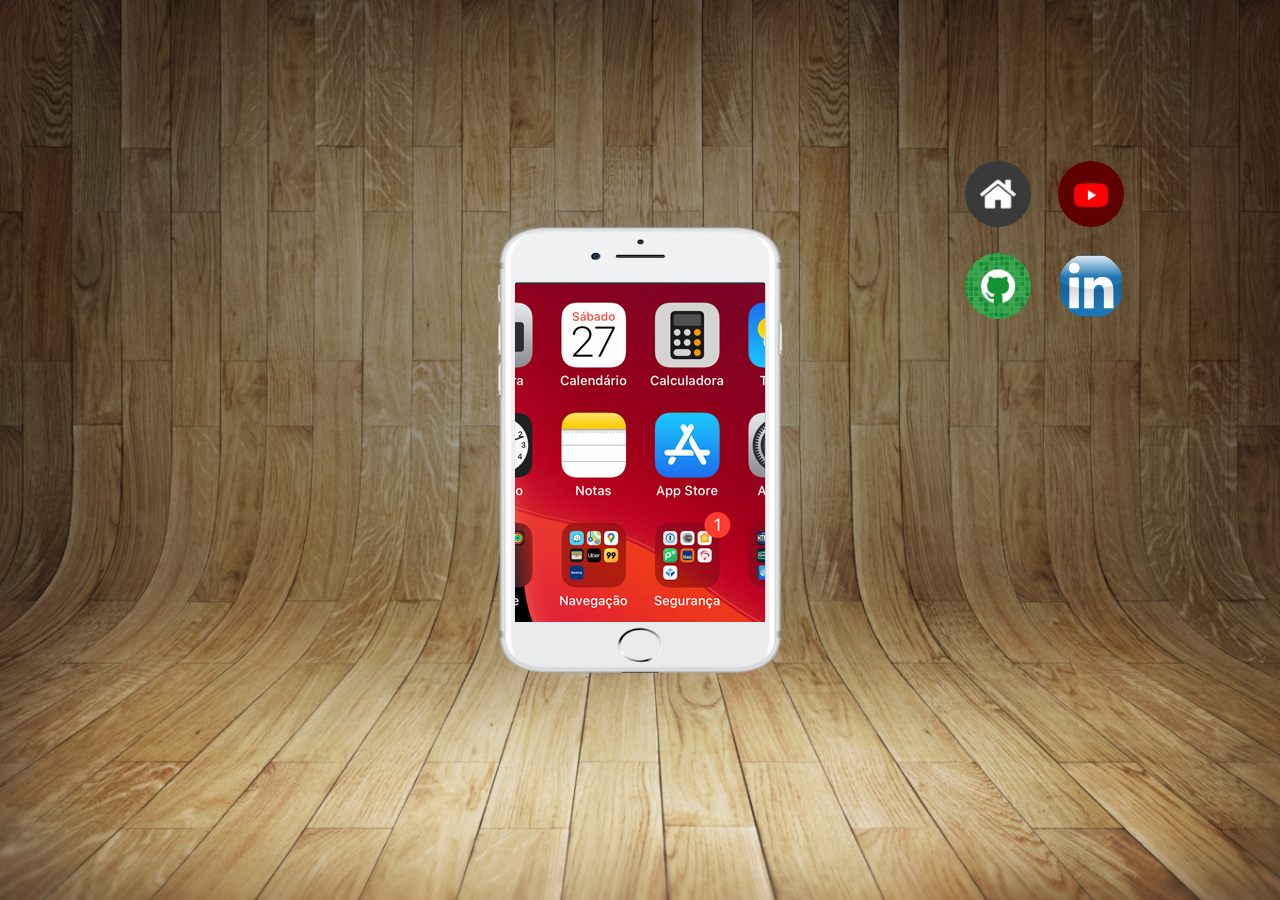
<file: index.html>
<!DOCTYPE html>
<html lang="pt-br">

<head>
  <meta charset="UTF-8">
  <meta http-equiv="X-UA-Compatible" content="IE=edge">
  <meta name="viewport" content="width=device-width, initial-scale=1.0">
  <link rel="shortcut icon" href="Projeto/imagens/logo.png" type="image/x-icon">
  <link rel="stylesheet" href="Projeto/css/style.css">
  <link href="https://fonts.googleapis.com/icon?family=Material+Icons" rel="stylesheet">

  <script>
    function clickMenu() {
      if (resp.style.display == 'block') {
        resp.style.display = 'none'

      } else {
        resp.style.display = 'block'
      }
    }
  </script>

  <title>Projeto rede social</title>
</head>

<body>

  <main>
    <section id="tel">
      <img src="Projeto/imagens/frame-iphone.png" alt="">
      <iframe src="Projeto/Principal/home.html" name="tela" id="tela" frameborder="0"></iframe>
 
    </section>

    <section id="redes">
      <span class="material-icons" id="burg" onclick="clickMenu()">menu</span>

      <nav id="resp">

        <ul>
          <a href="Projeto/Principal/home.html" target="tela" alt="home"><img src="Projeto/imagens/logo-home.jpg" alt=""></a>
          <a href="Projeto/Principal/youtube.html" target="tela" alt="YouTube"><img src="Projeto/imagens/logo-youtube.jpg" alt=""><a>
              <a href="Projeto/Principal/git.html" target="tela" alt="GitHub"><img src="Projeto/imagens/logo-github.jpg" alt=""></a>
              <a href="Projeto/Principal/linkein.html" target="tela" alt="link"><img src="Projeto/imagens/logo-linkein.jpg" alt=""><a>

        </ul>
      </nav>

    </section>

  </main>


</body>

</html>
</file>
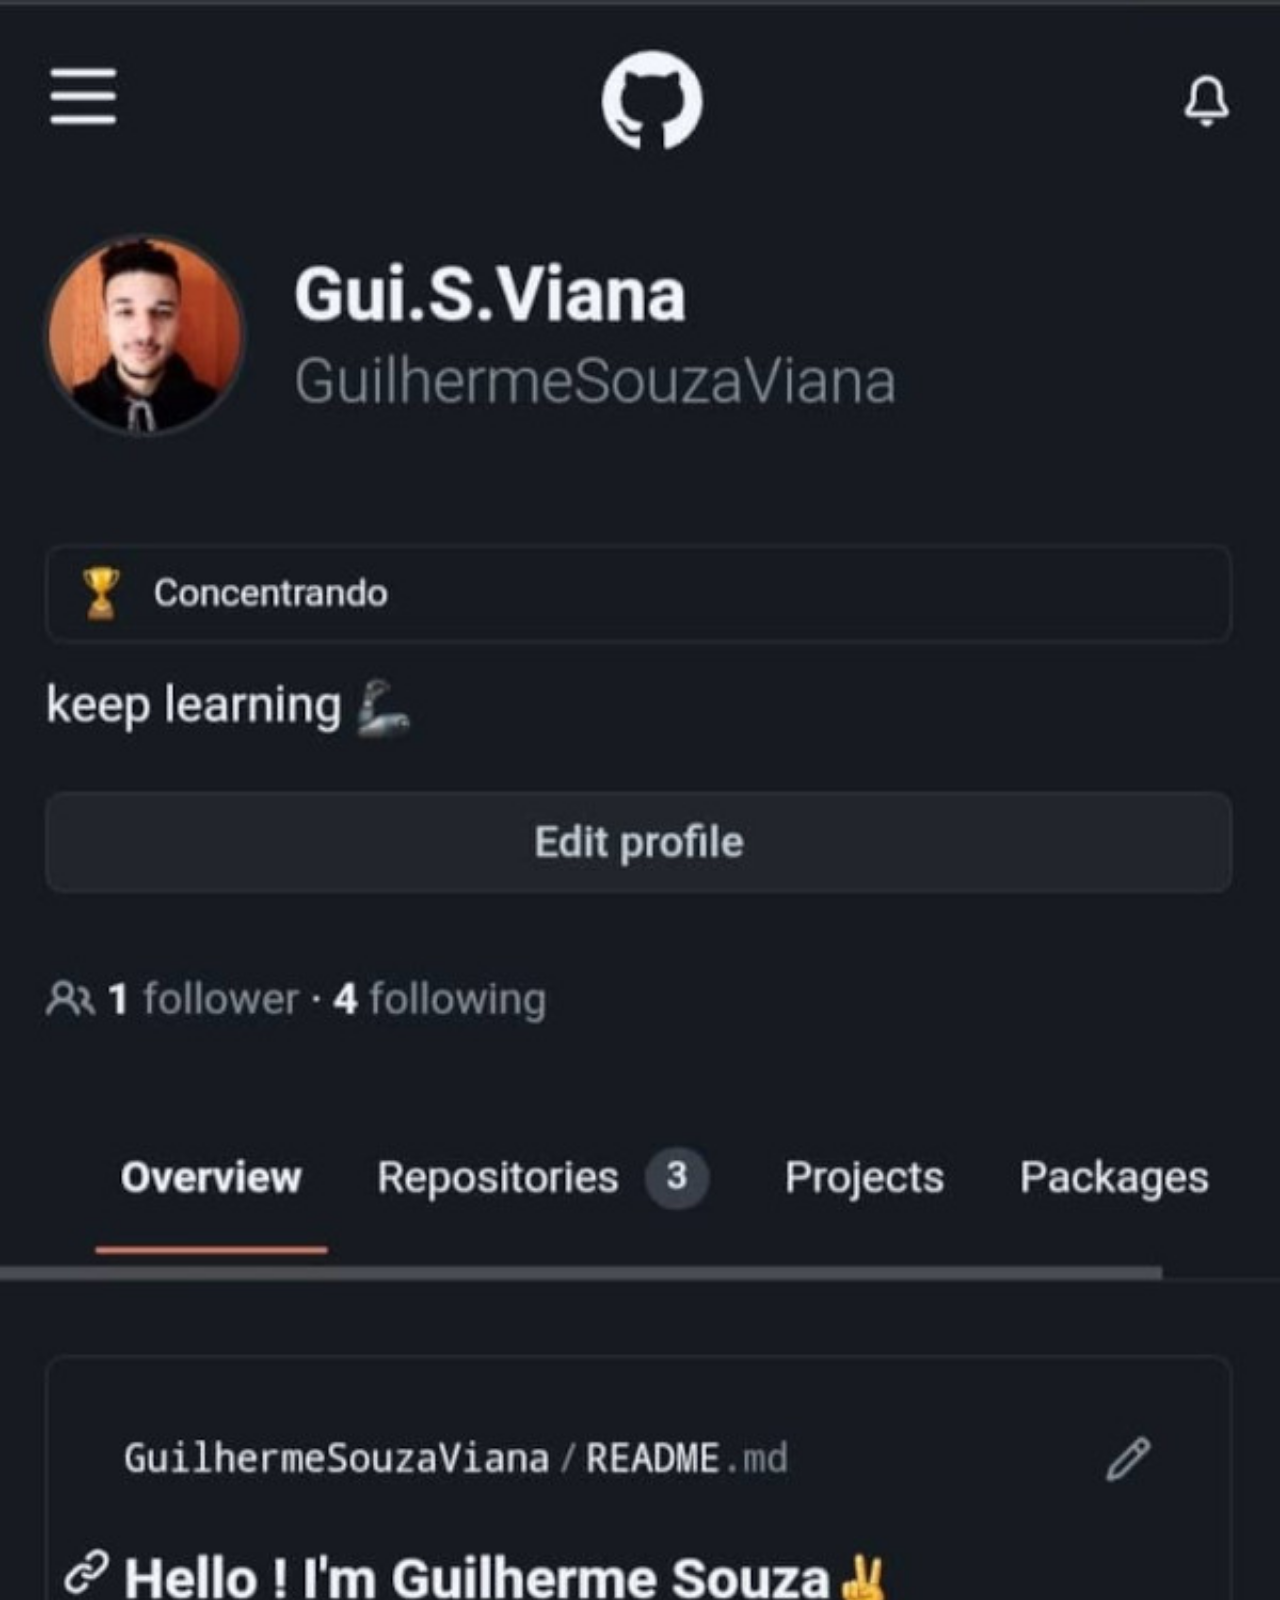
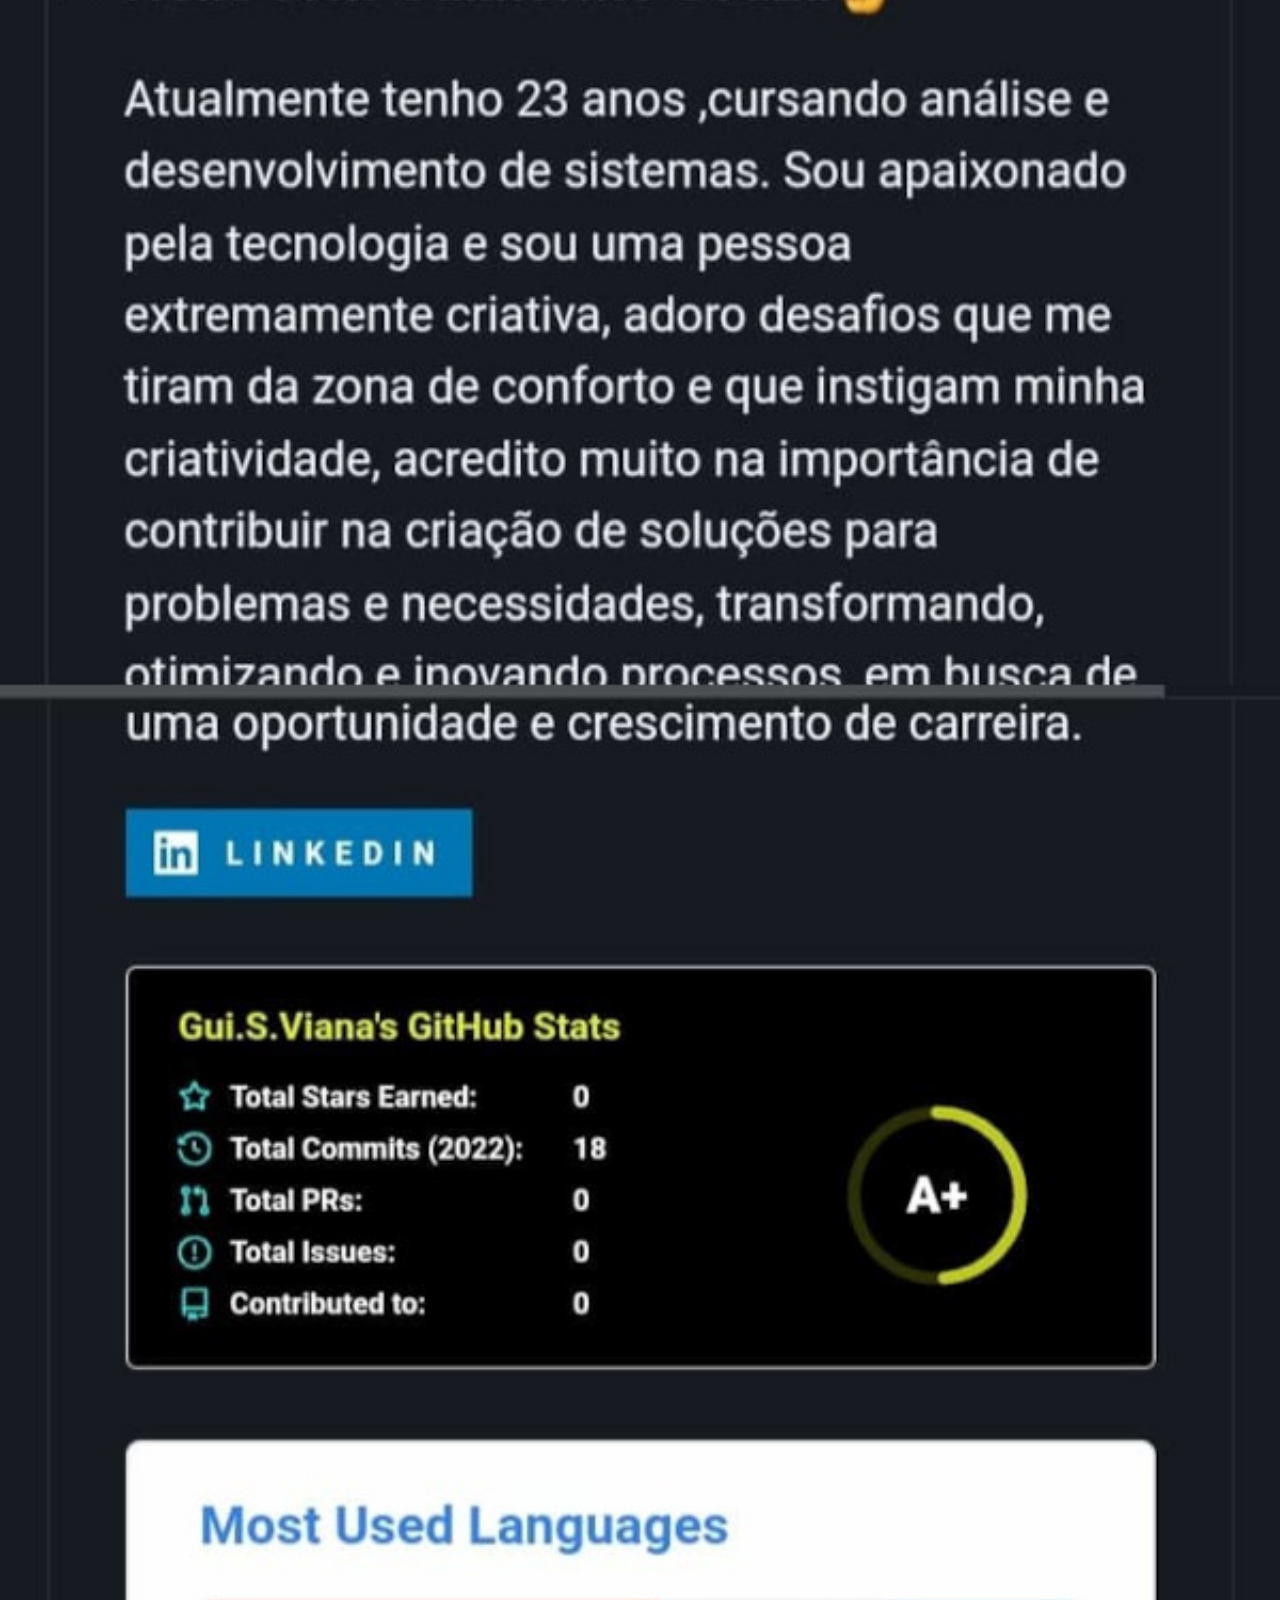
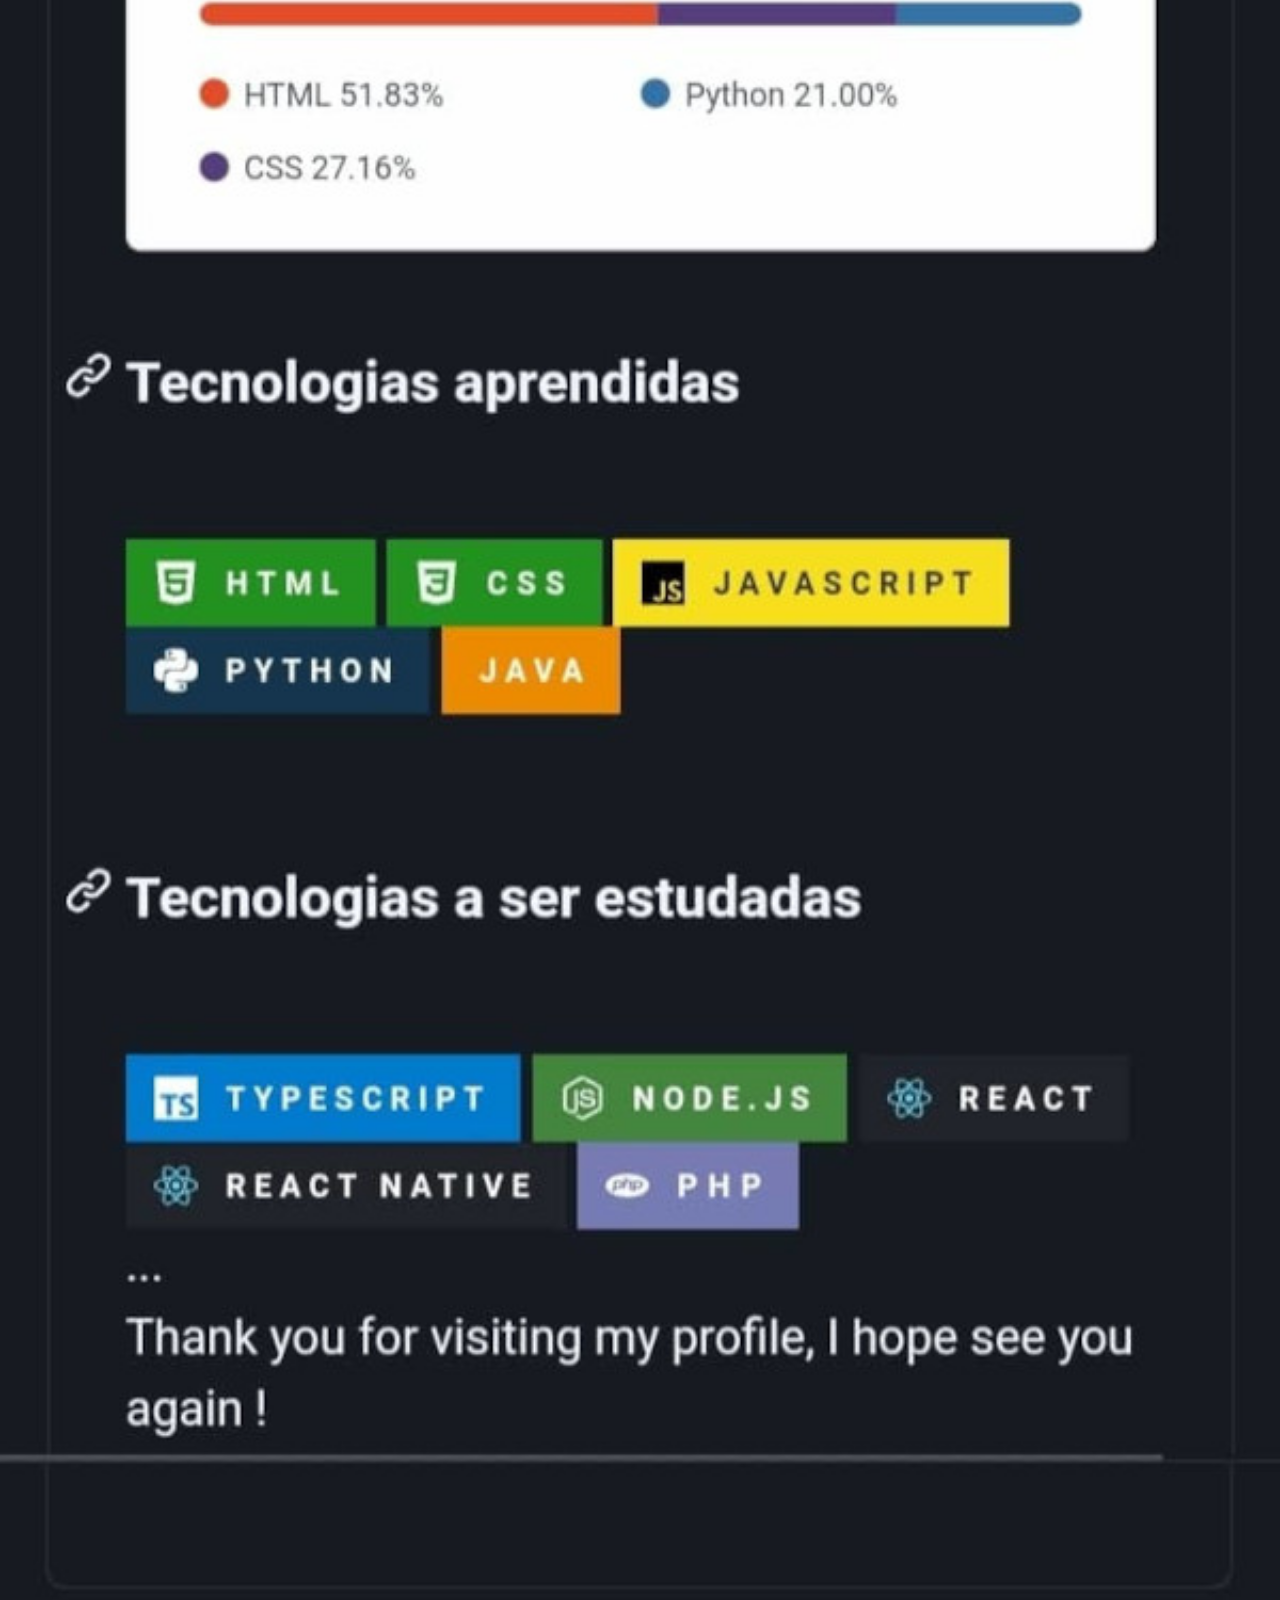
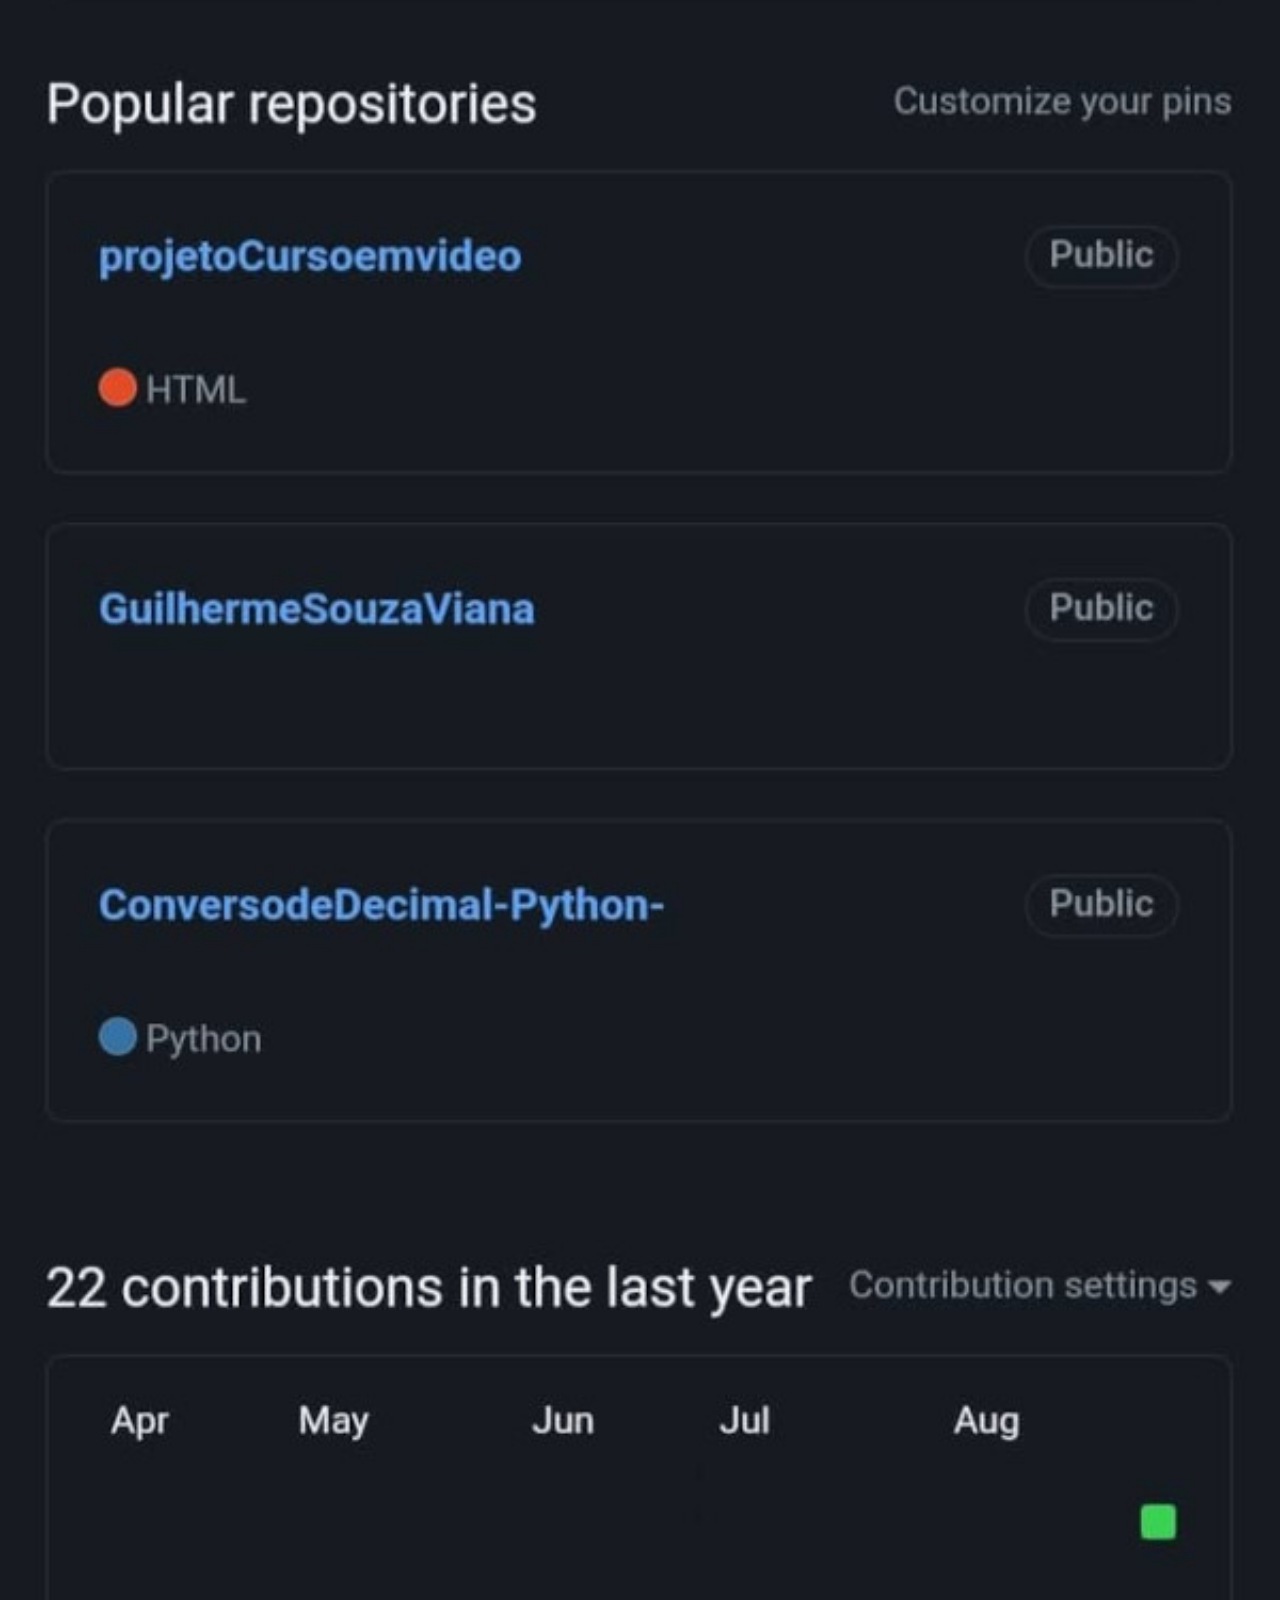
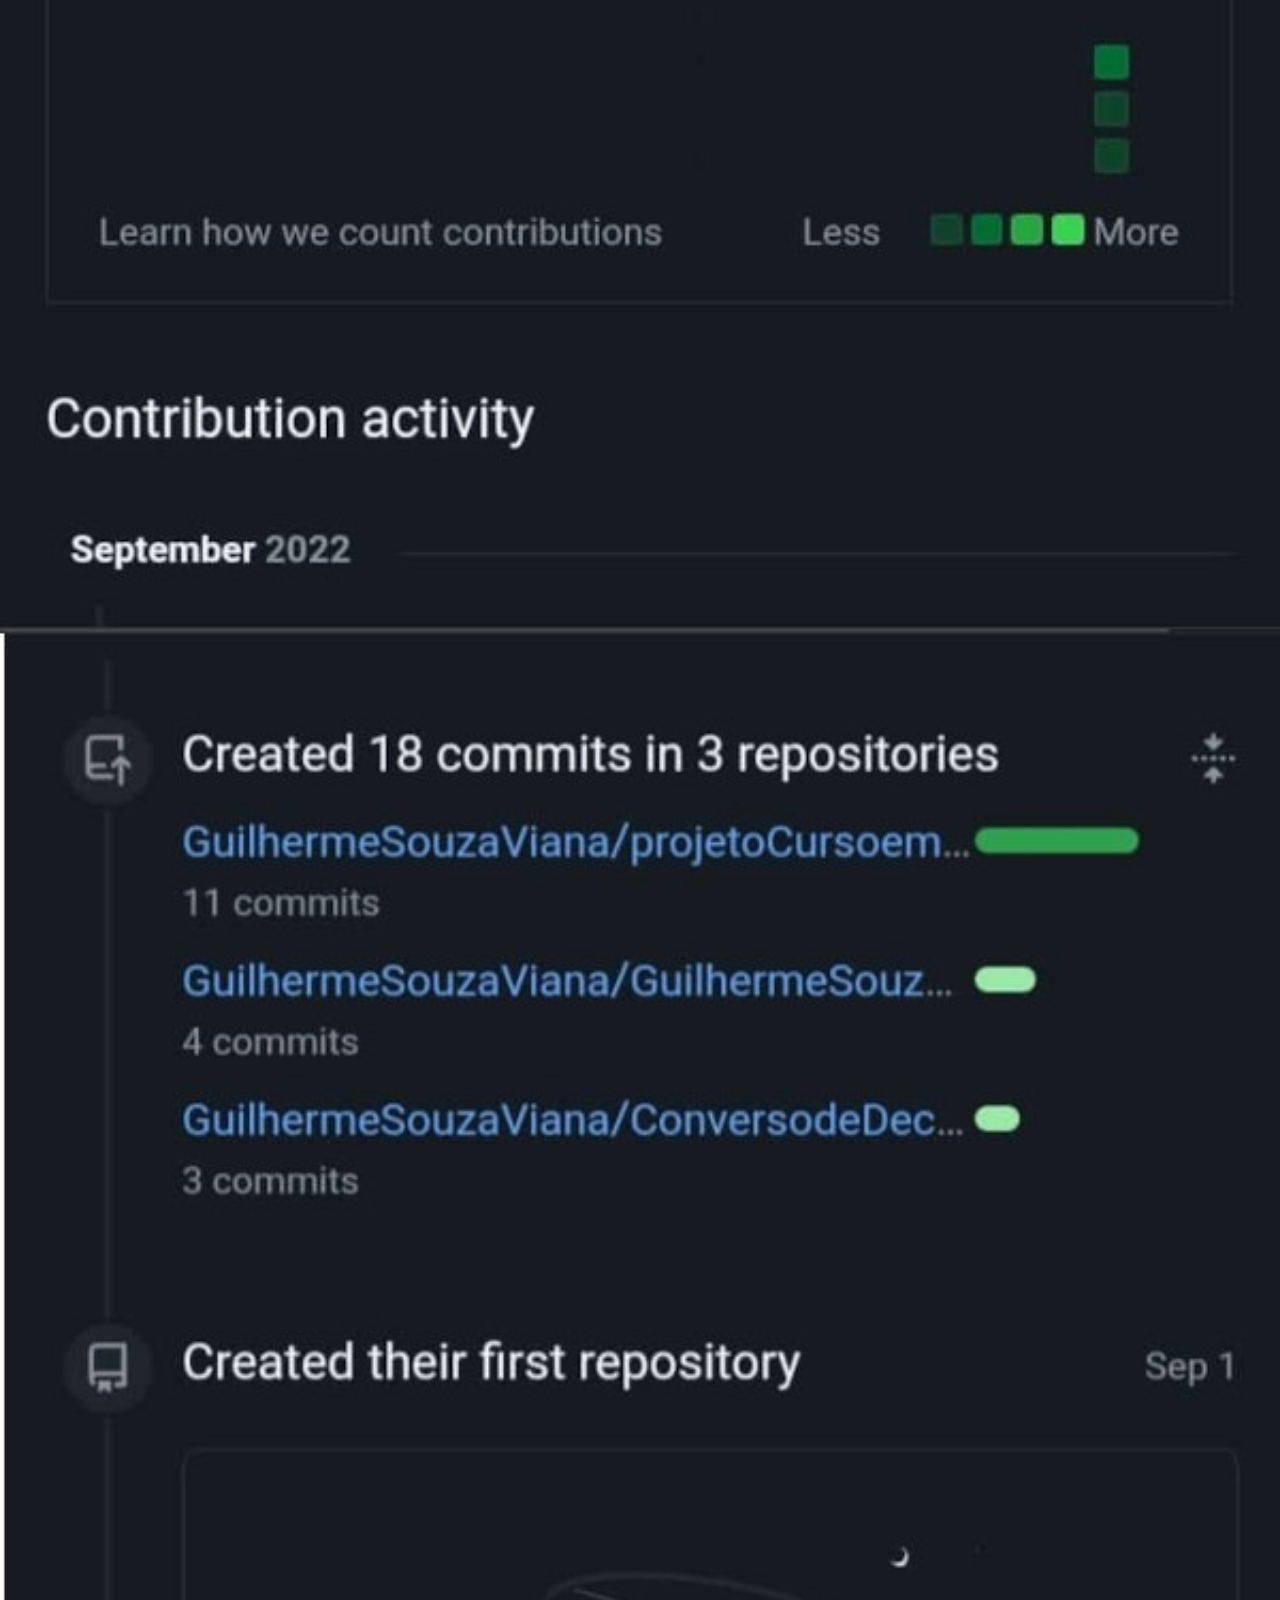
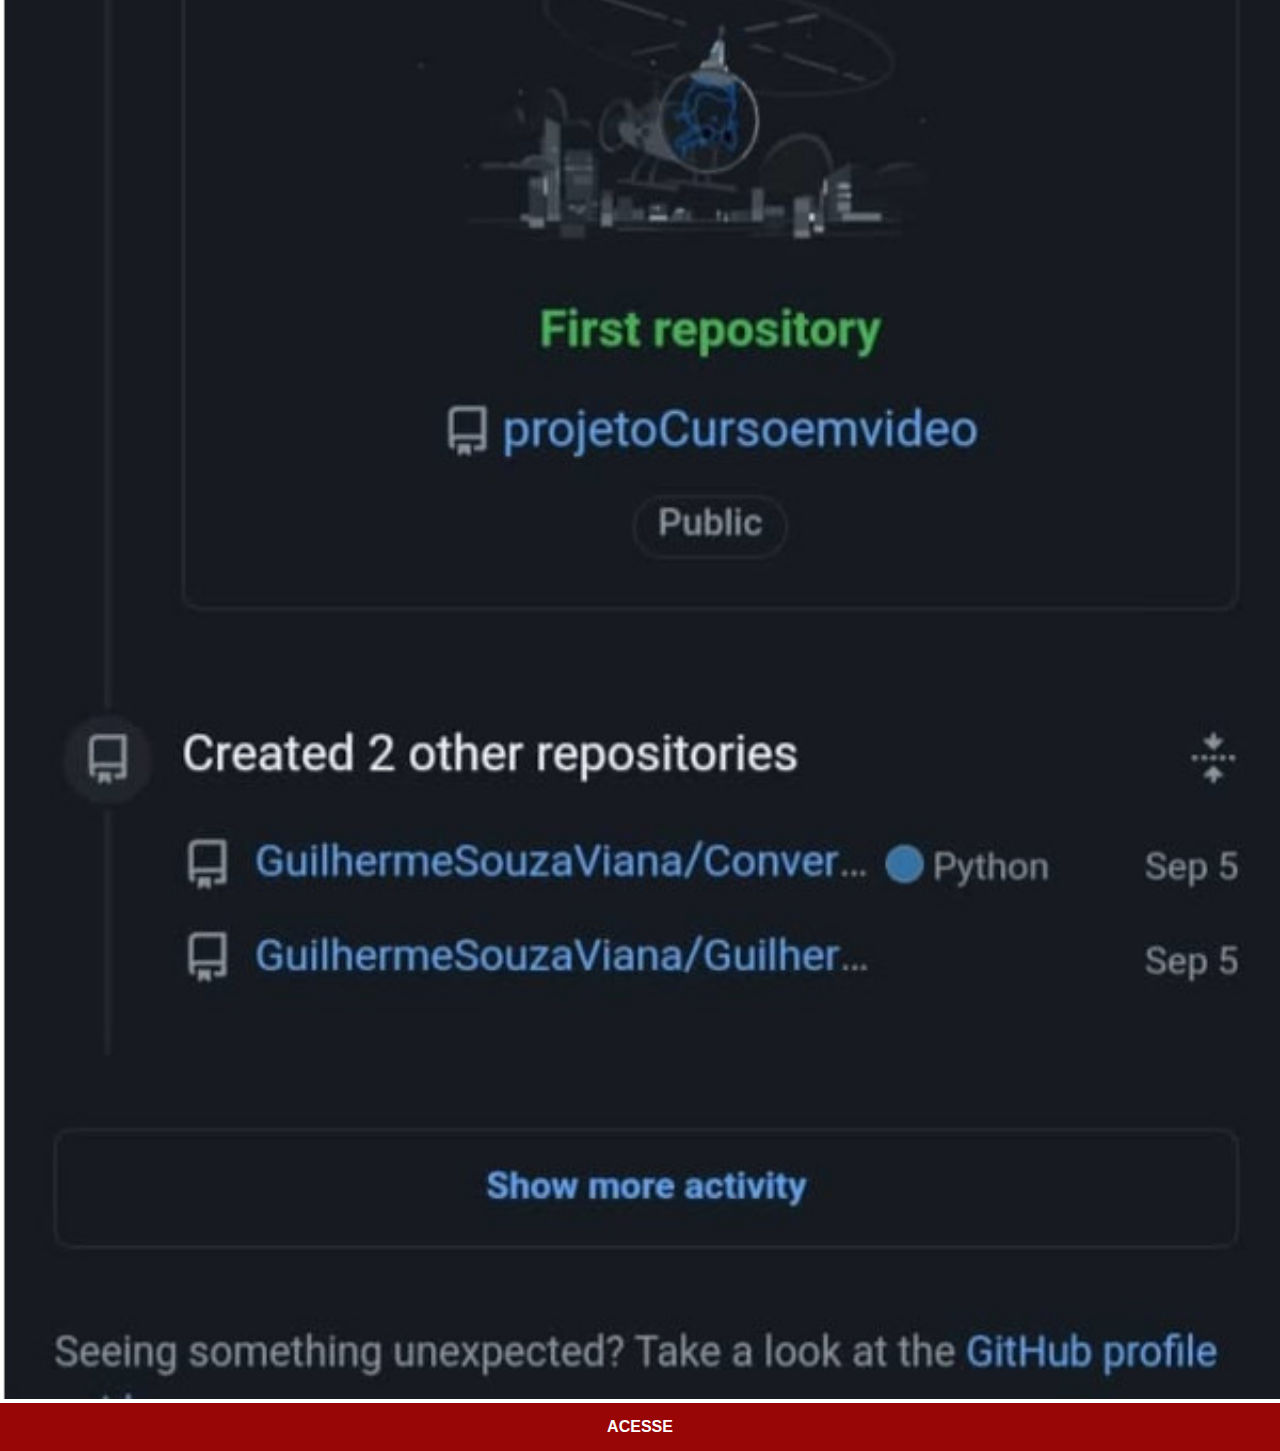
<file: Projeto/Principal/git.html>
<!DOCTYPE html>
<html lang="pt-br">
<head>
    <meta charset="UTF-8">
    <meta http-equiv="X-UA-Compatible" content="IE=edge">
    <meta name="viewport" content="width=device-width, initial-scale=1.0">
     <link rel="stylesheet" href="../css/redes.css">
    <title>Document</title>
</head>
<body>

    <img src="../imagens/girpage.jpg" alt="GitHub">
    <a href="https://github.com/GuilhermeSouzaViana" target="_blank">ACESSE</a>





    
</body>
</html>
</file>
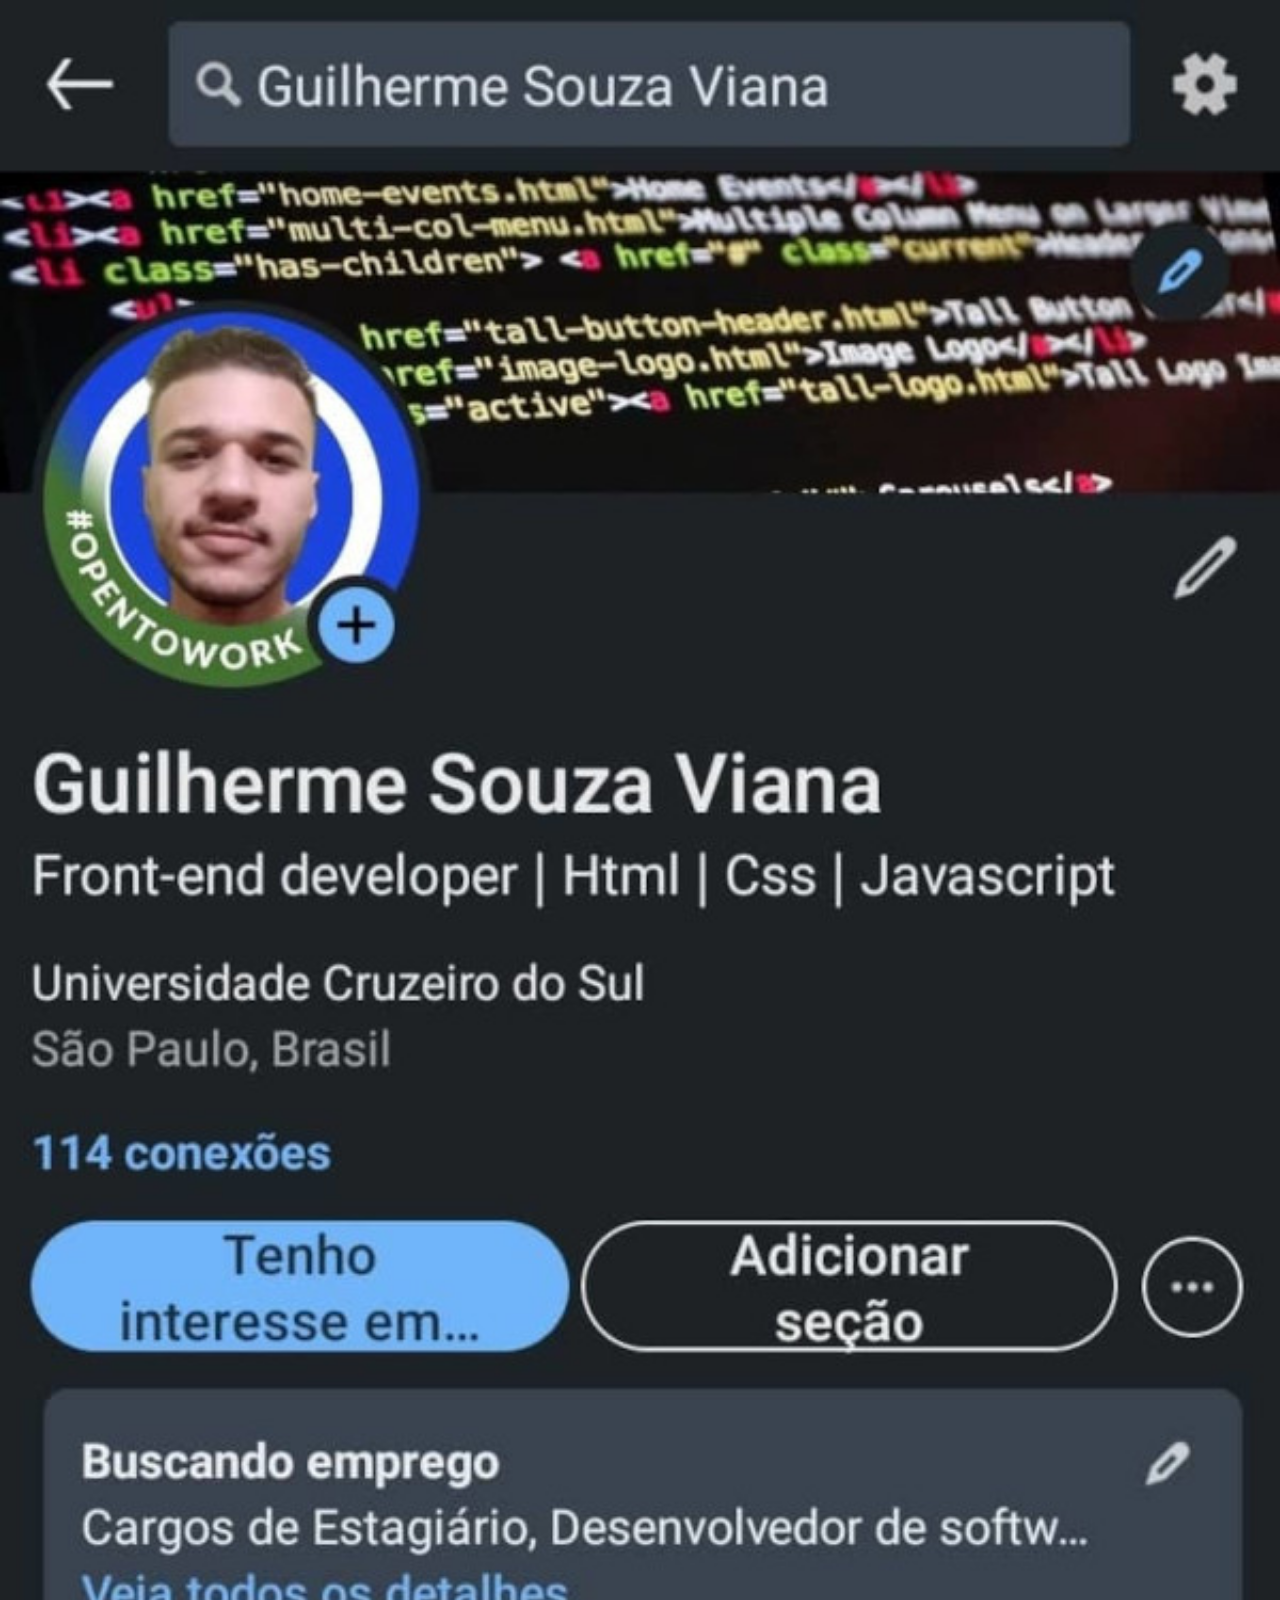
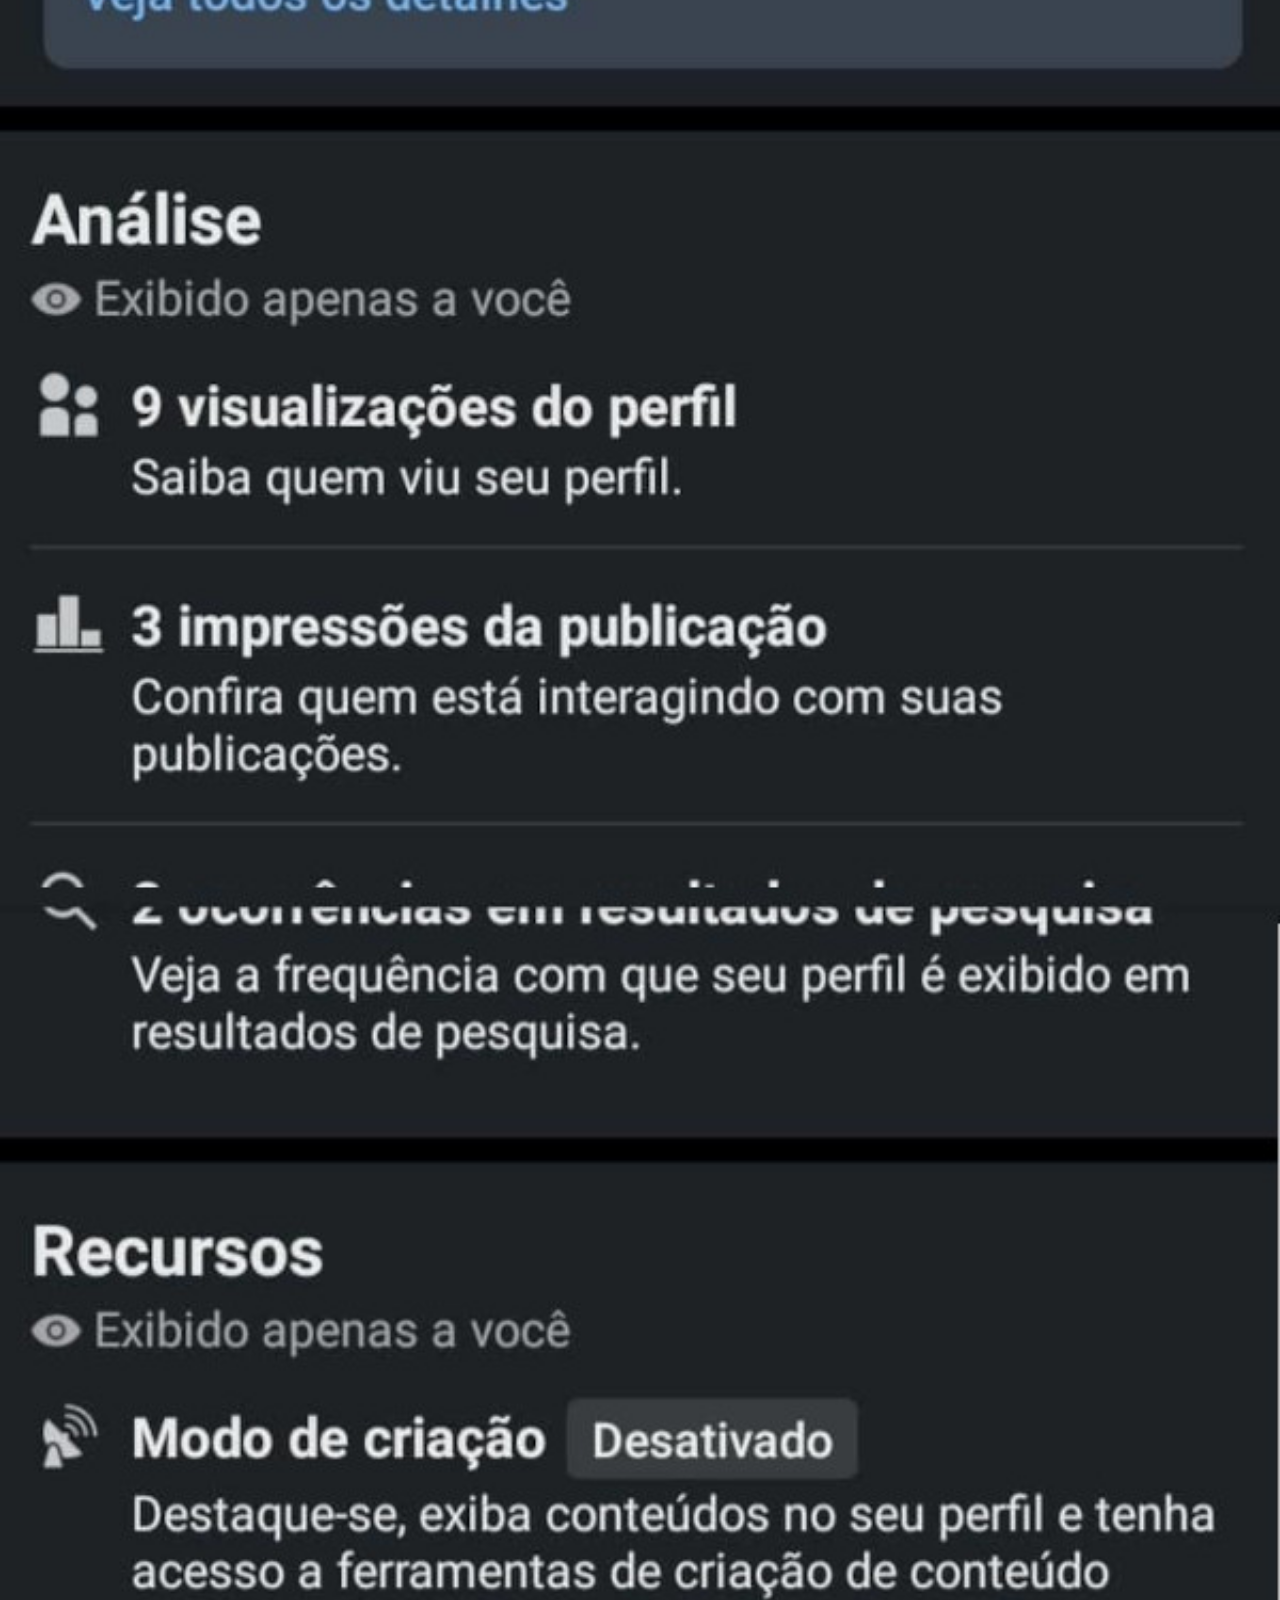
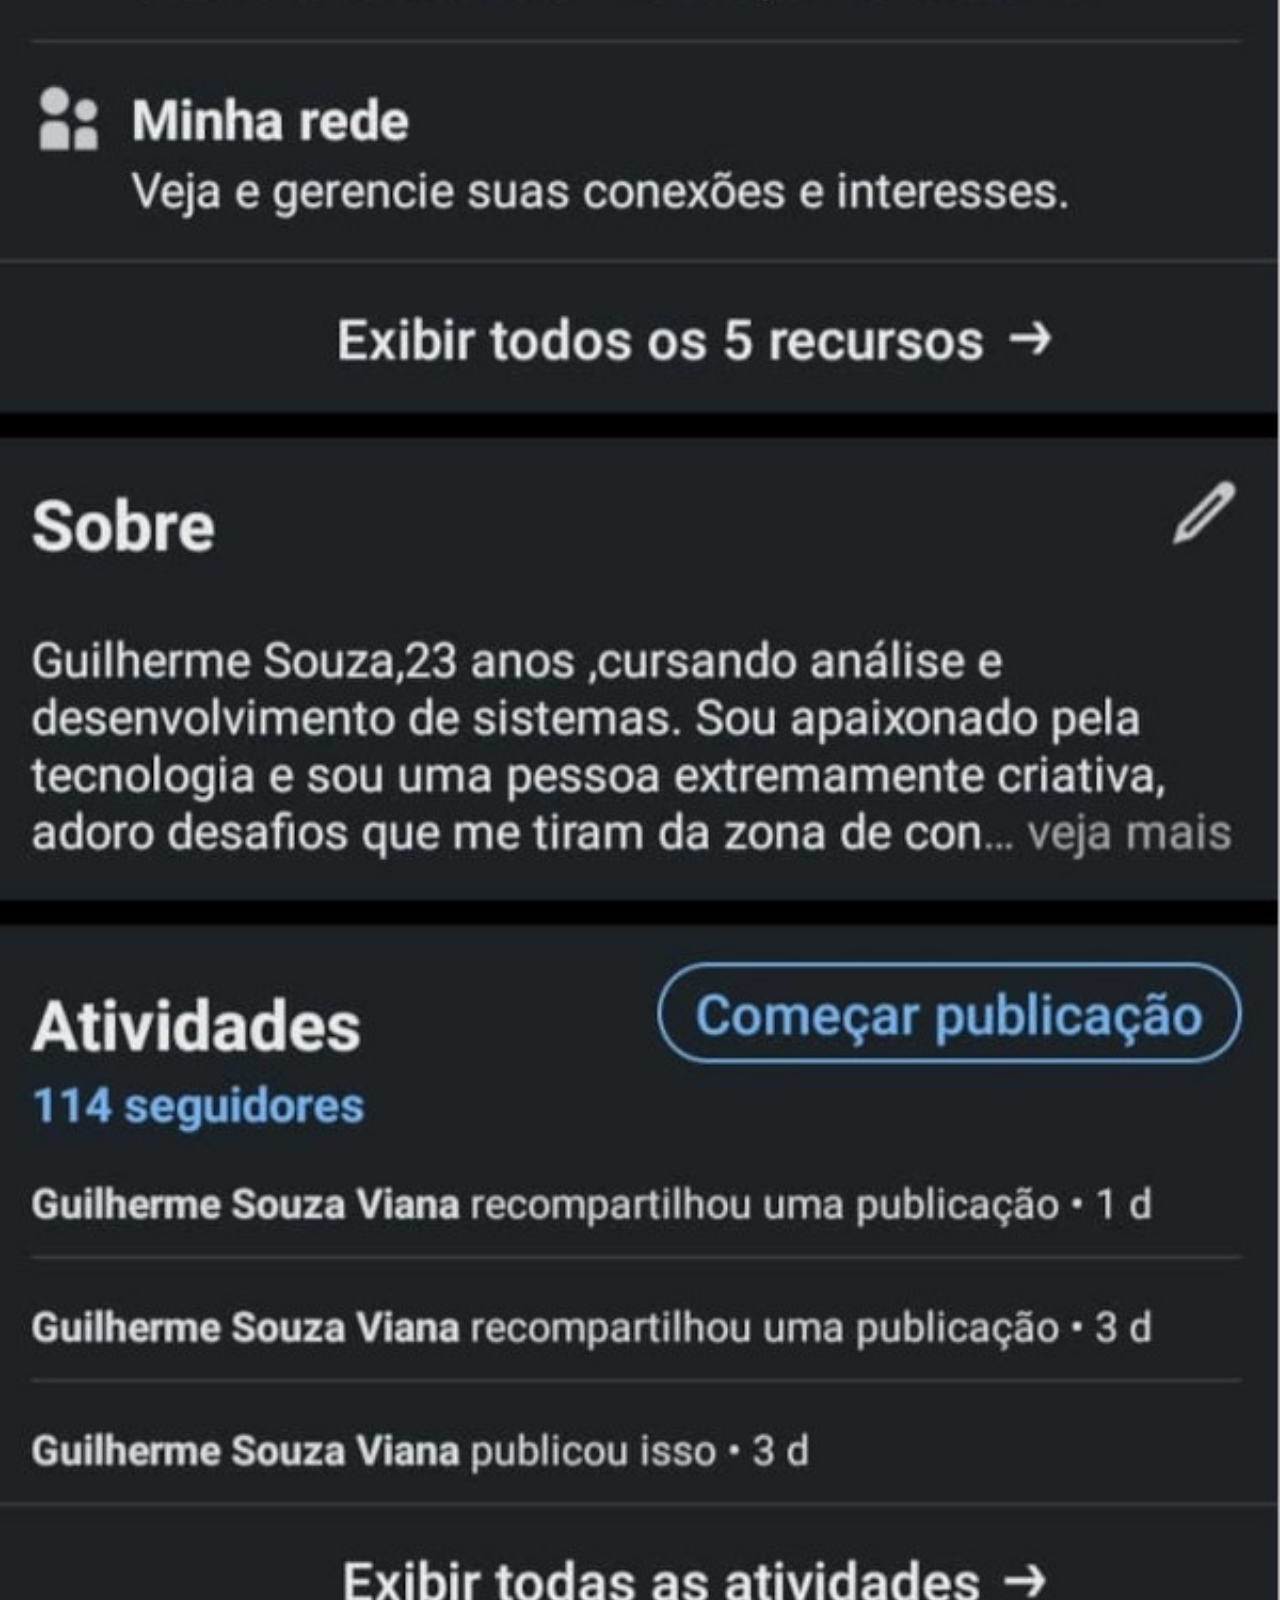
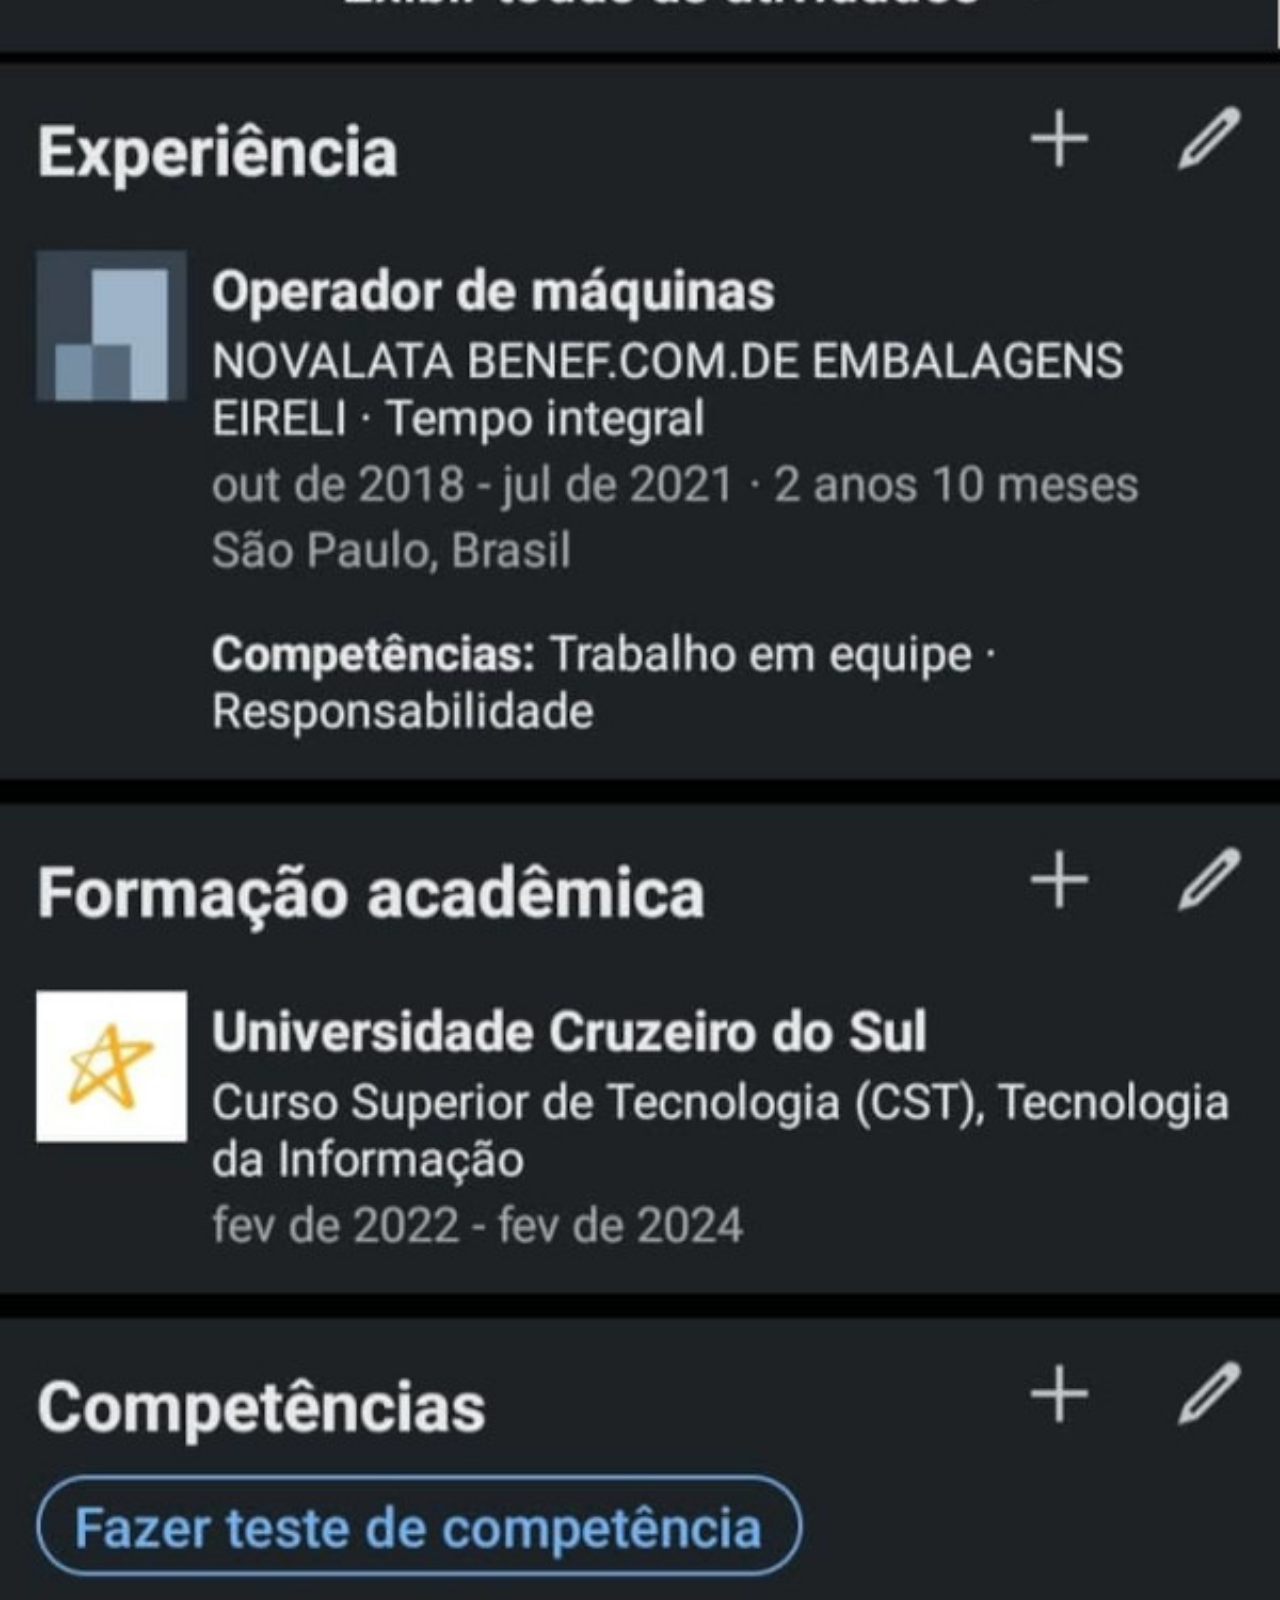
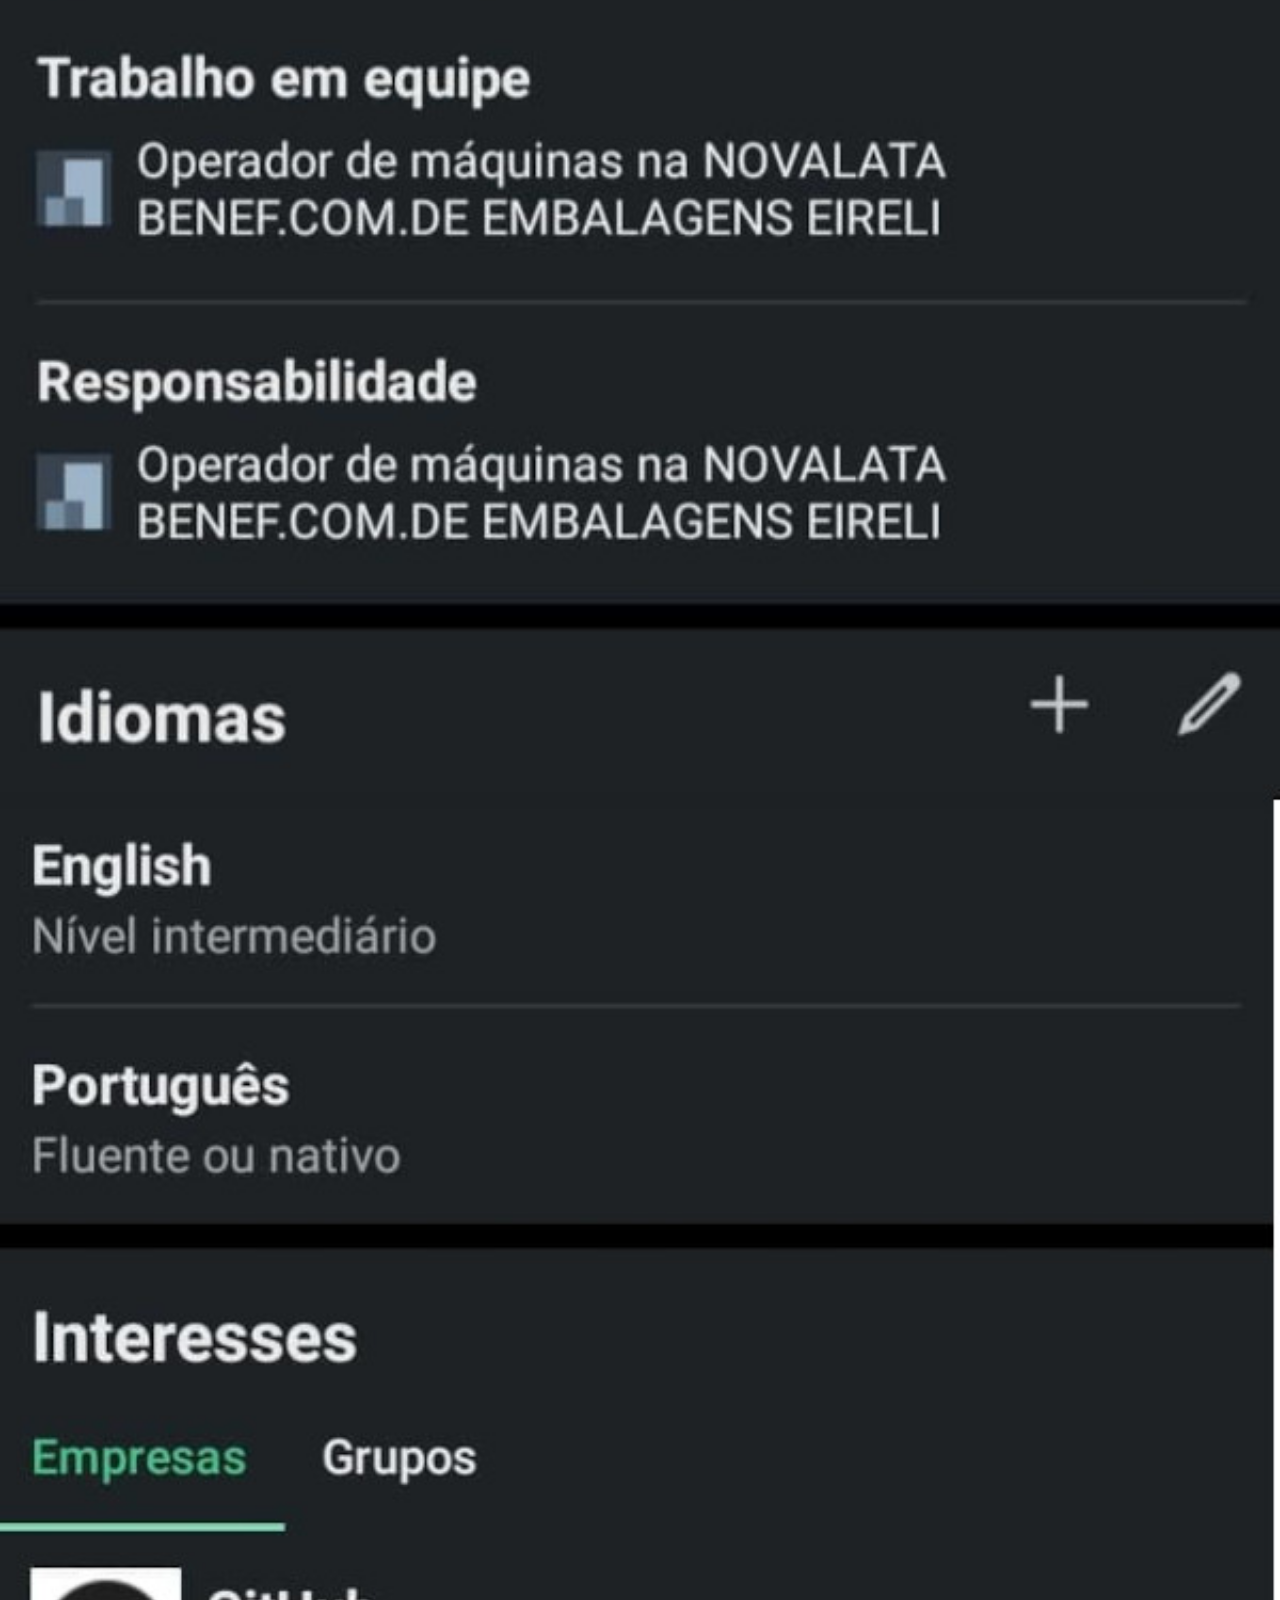
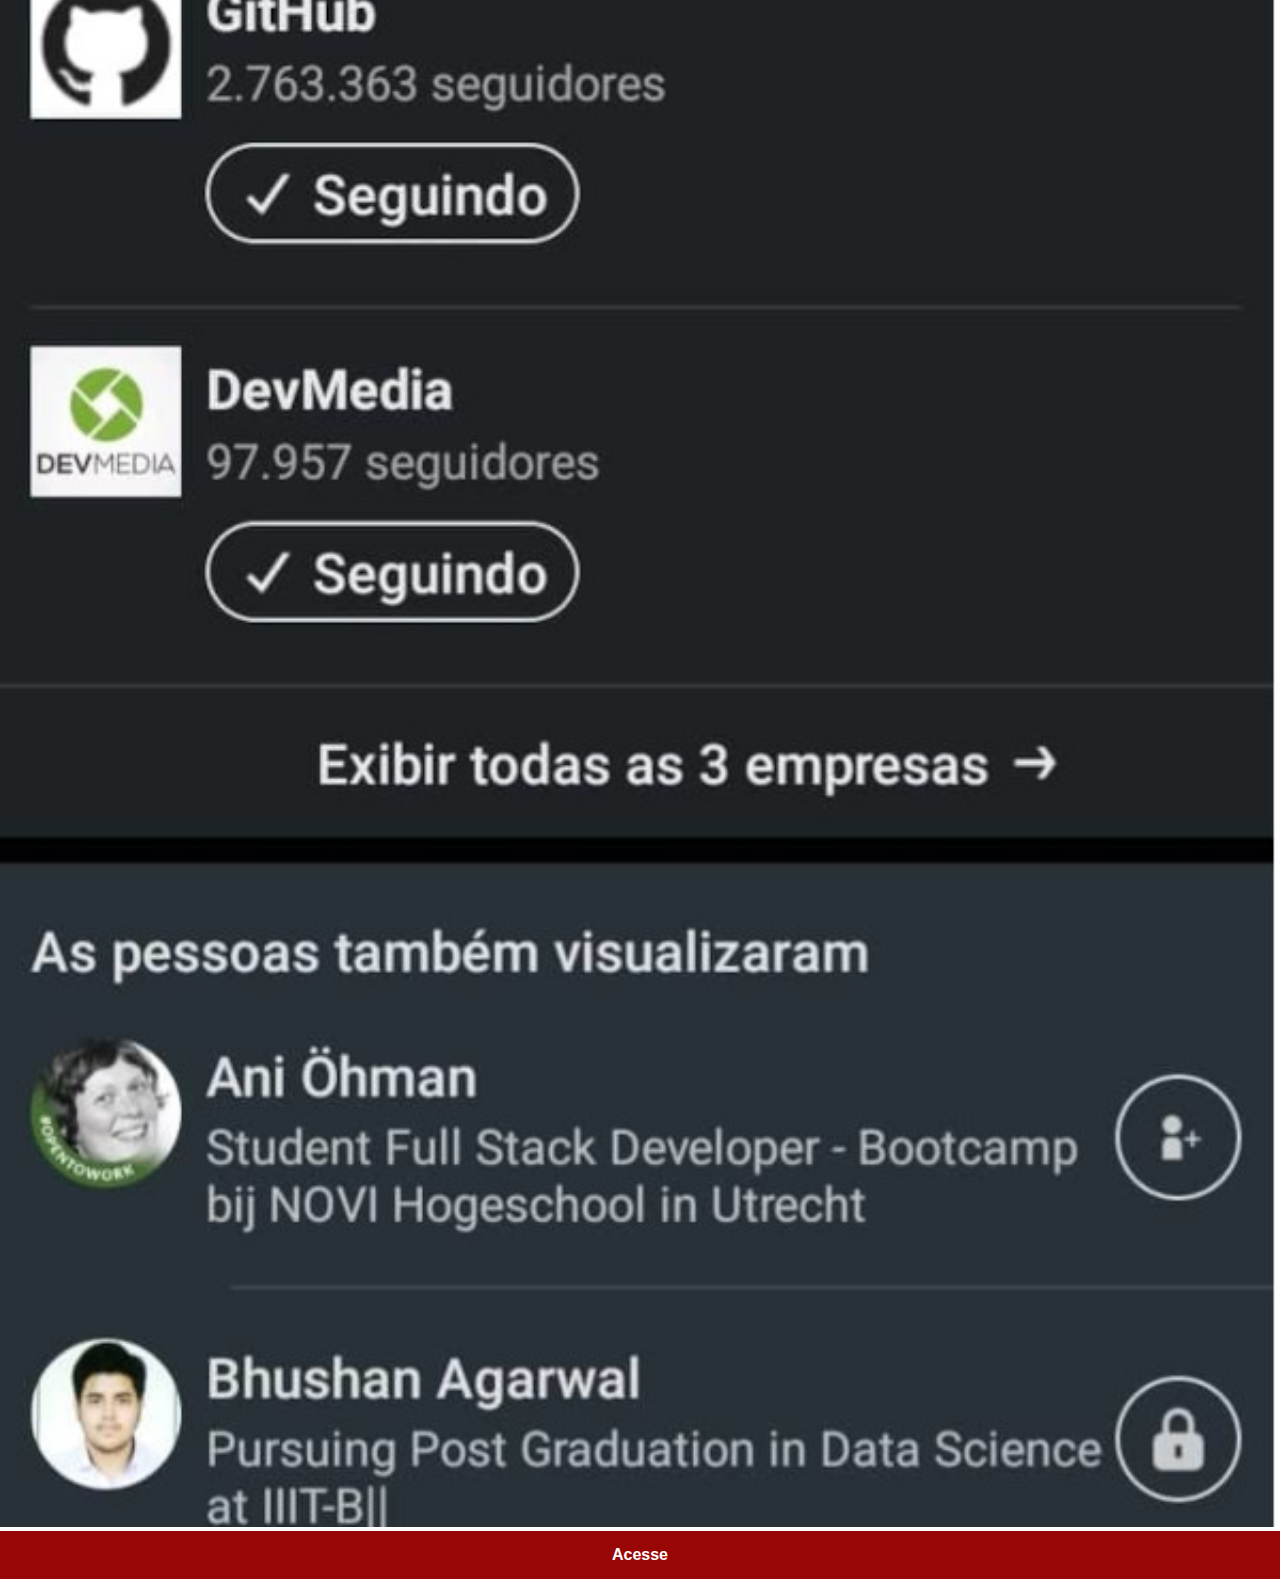
<file: Projeto/Principal/linkein.html>
<!DOCTYPE html>
<html lang="pt-br">
<head>
    <meta charset="UTF-8">
    <meta http-equiv="X-UA-Compatible" content="IE=edge">
    <meta name="viewport" content="width=, initial-scale=1.0">
    <link rel="stylesheet" href="../css/redes.css">
    <title>Document</title>
</head>
<body>
    

   <img src="../imagens/linked.jpg" alt="link">
   <a href="https://www.linkedin.com/in/gui-souza-viana-ti/" target="_blank">Acesse</a>





</body>
</html>
</file>
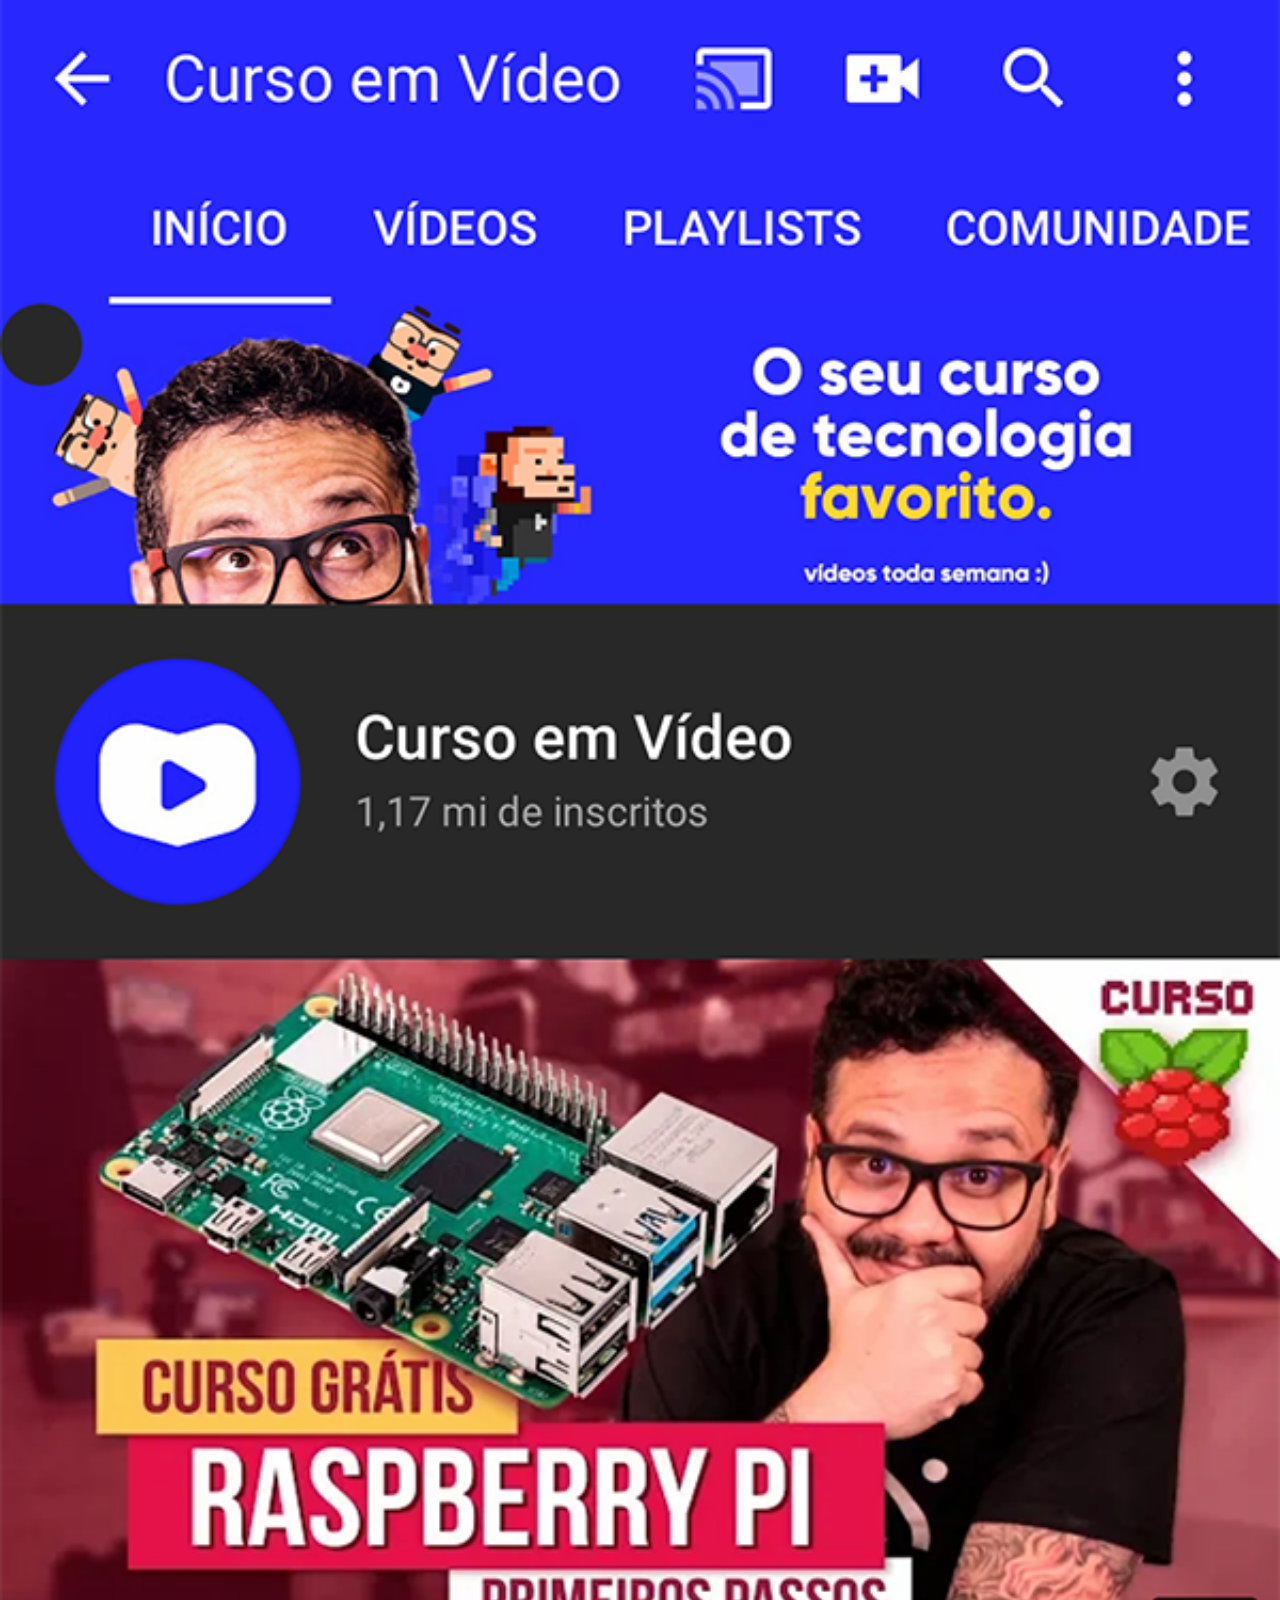
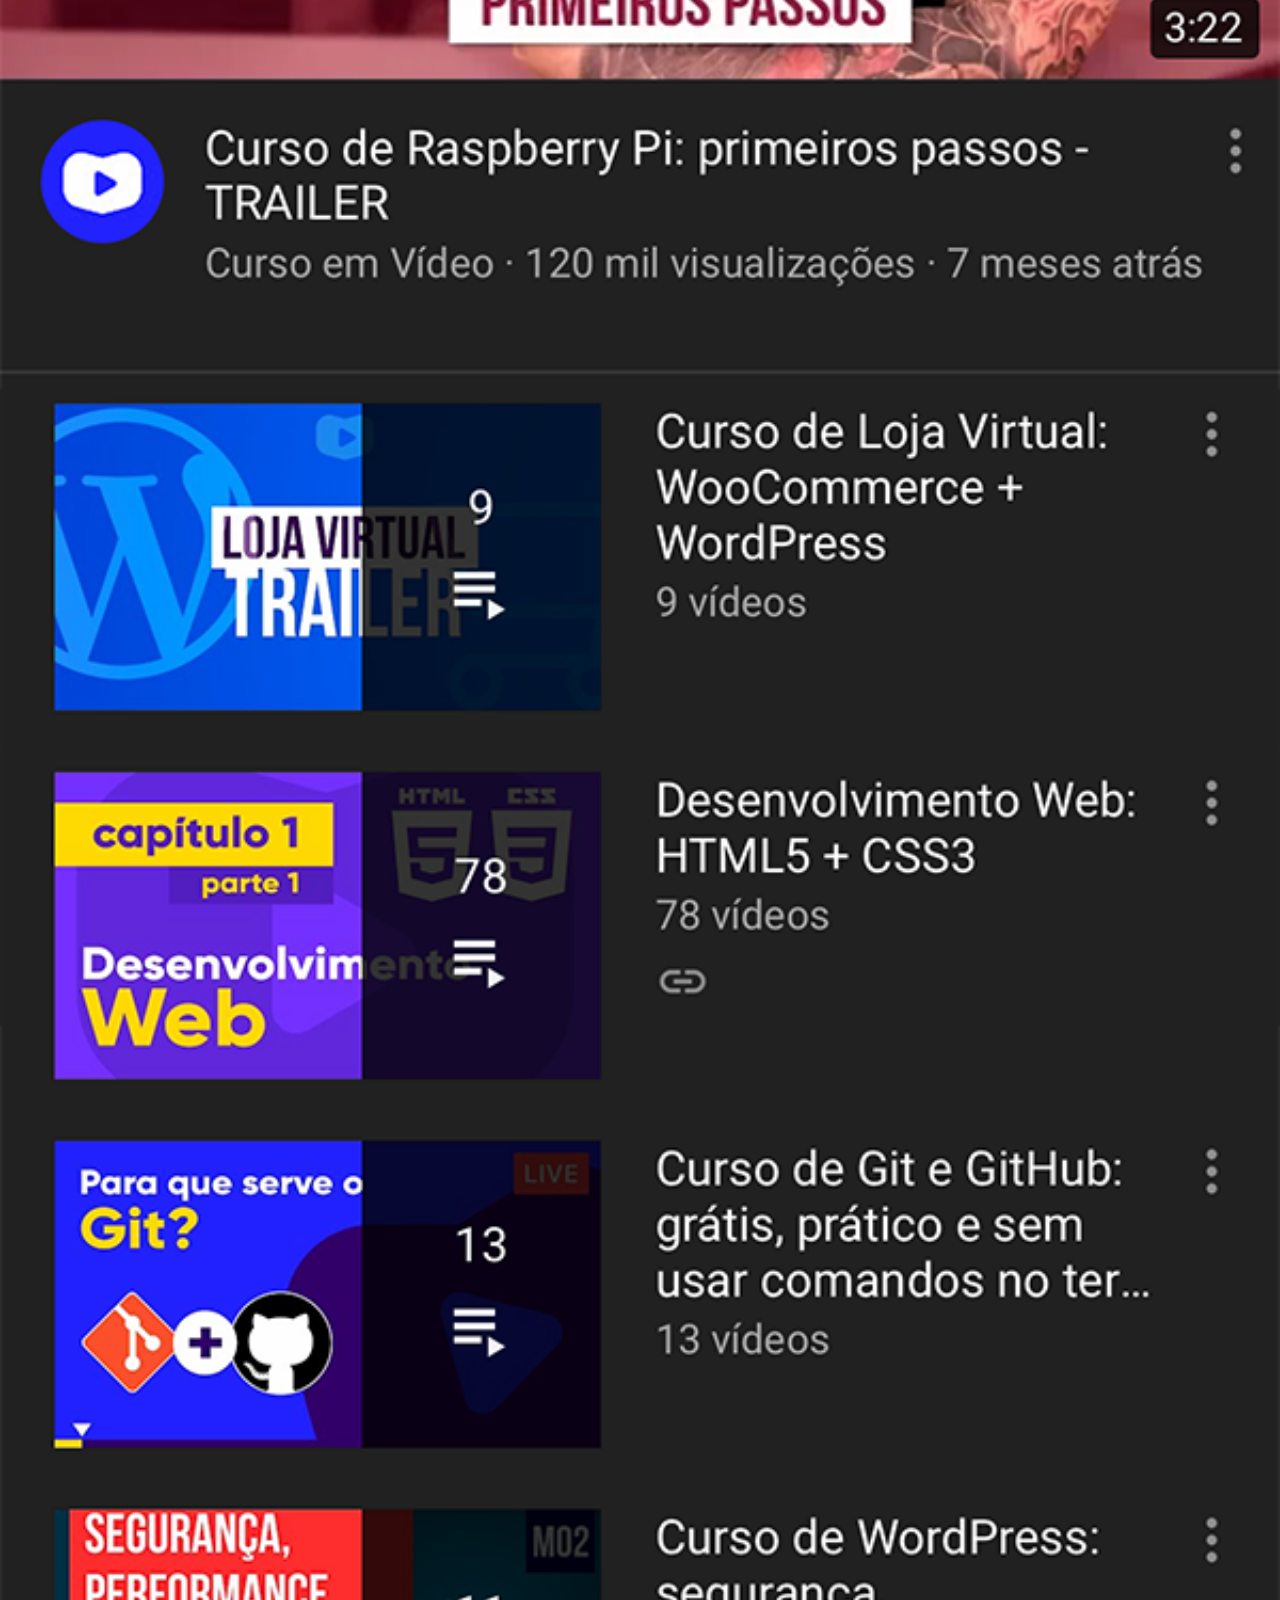
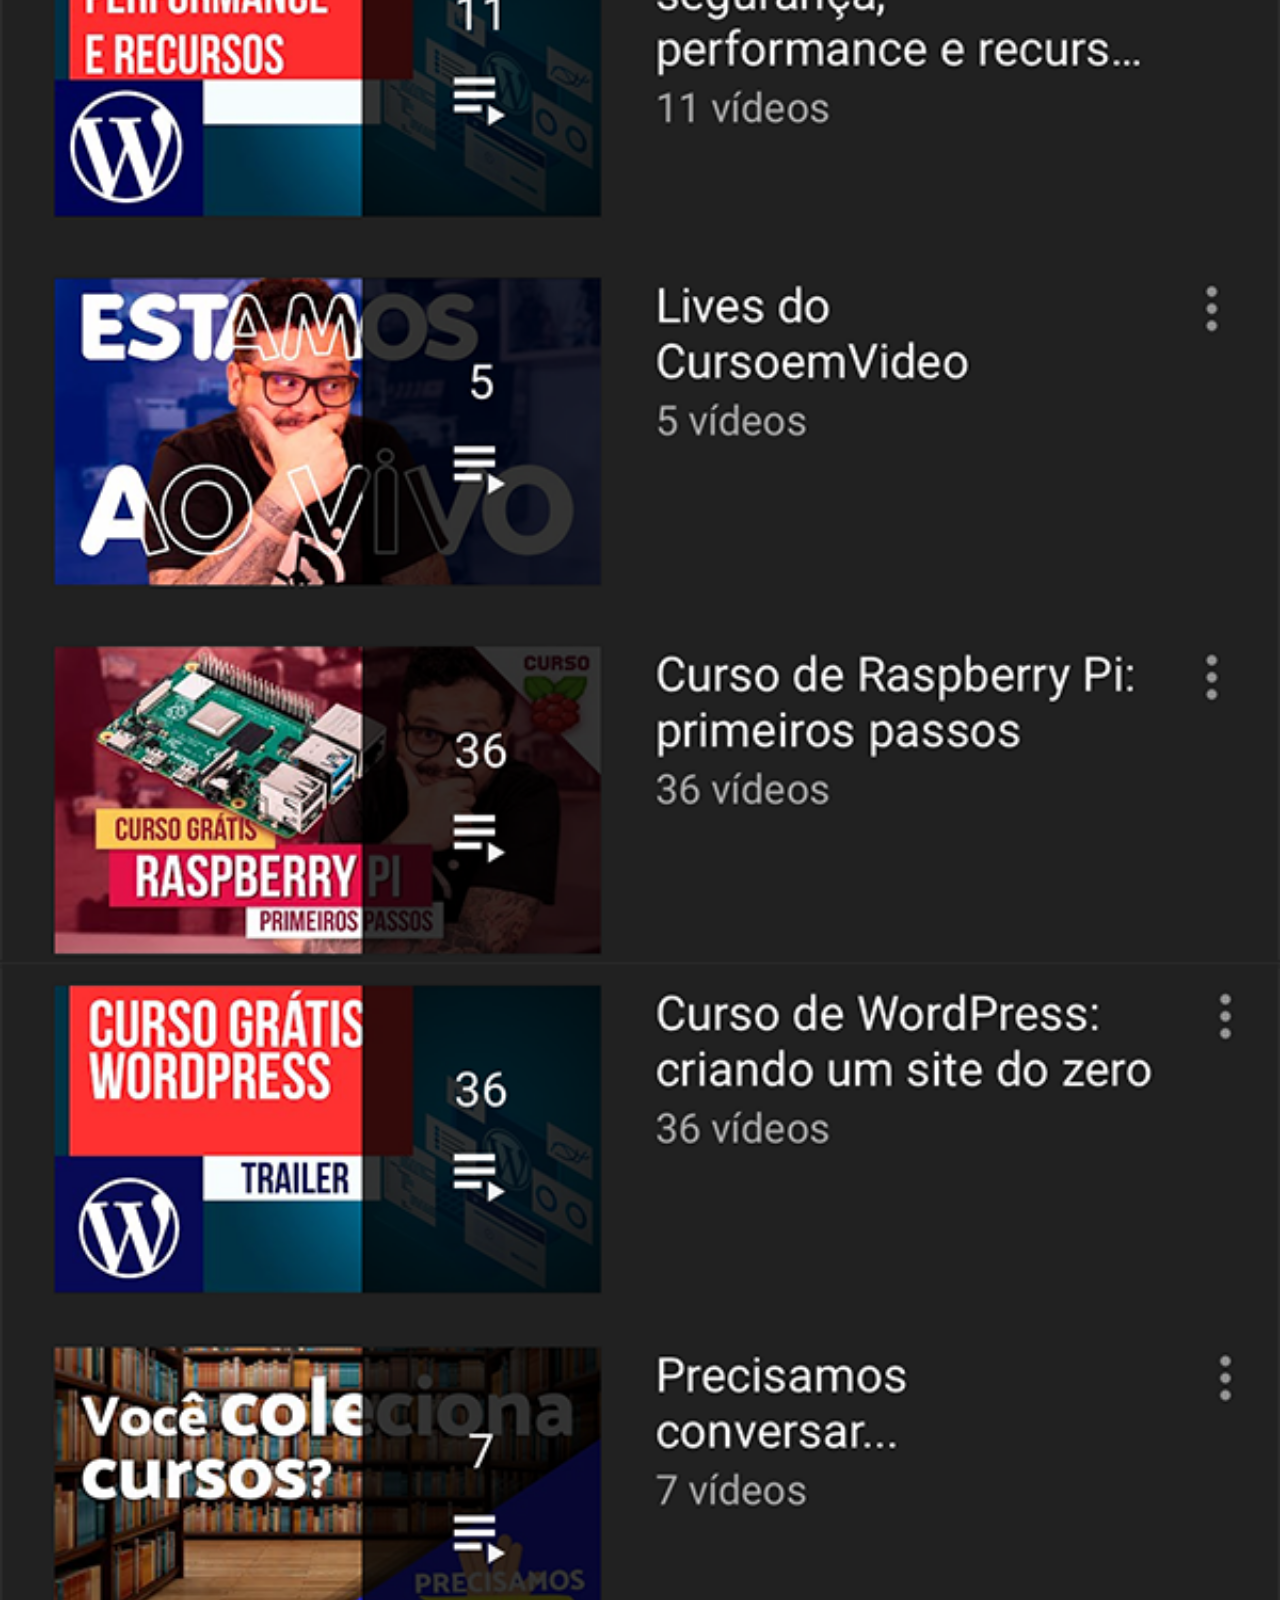
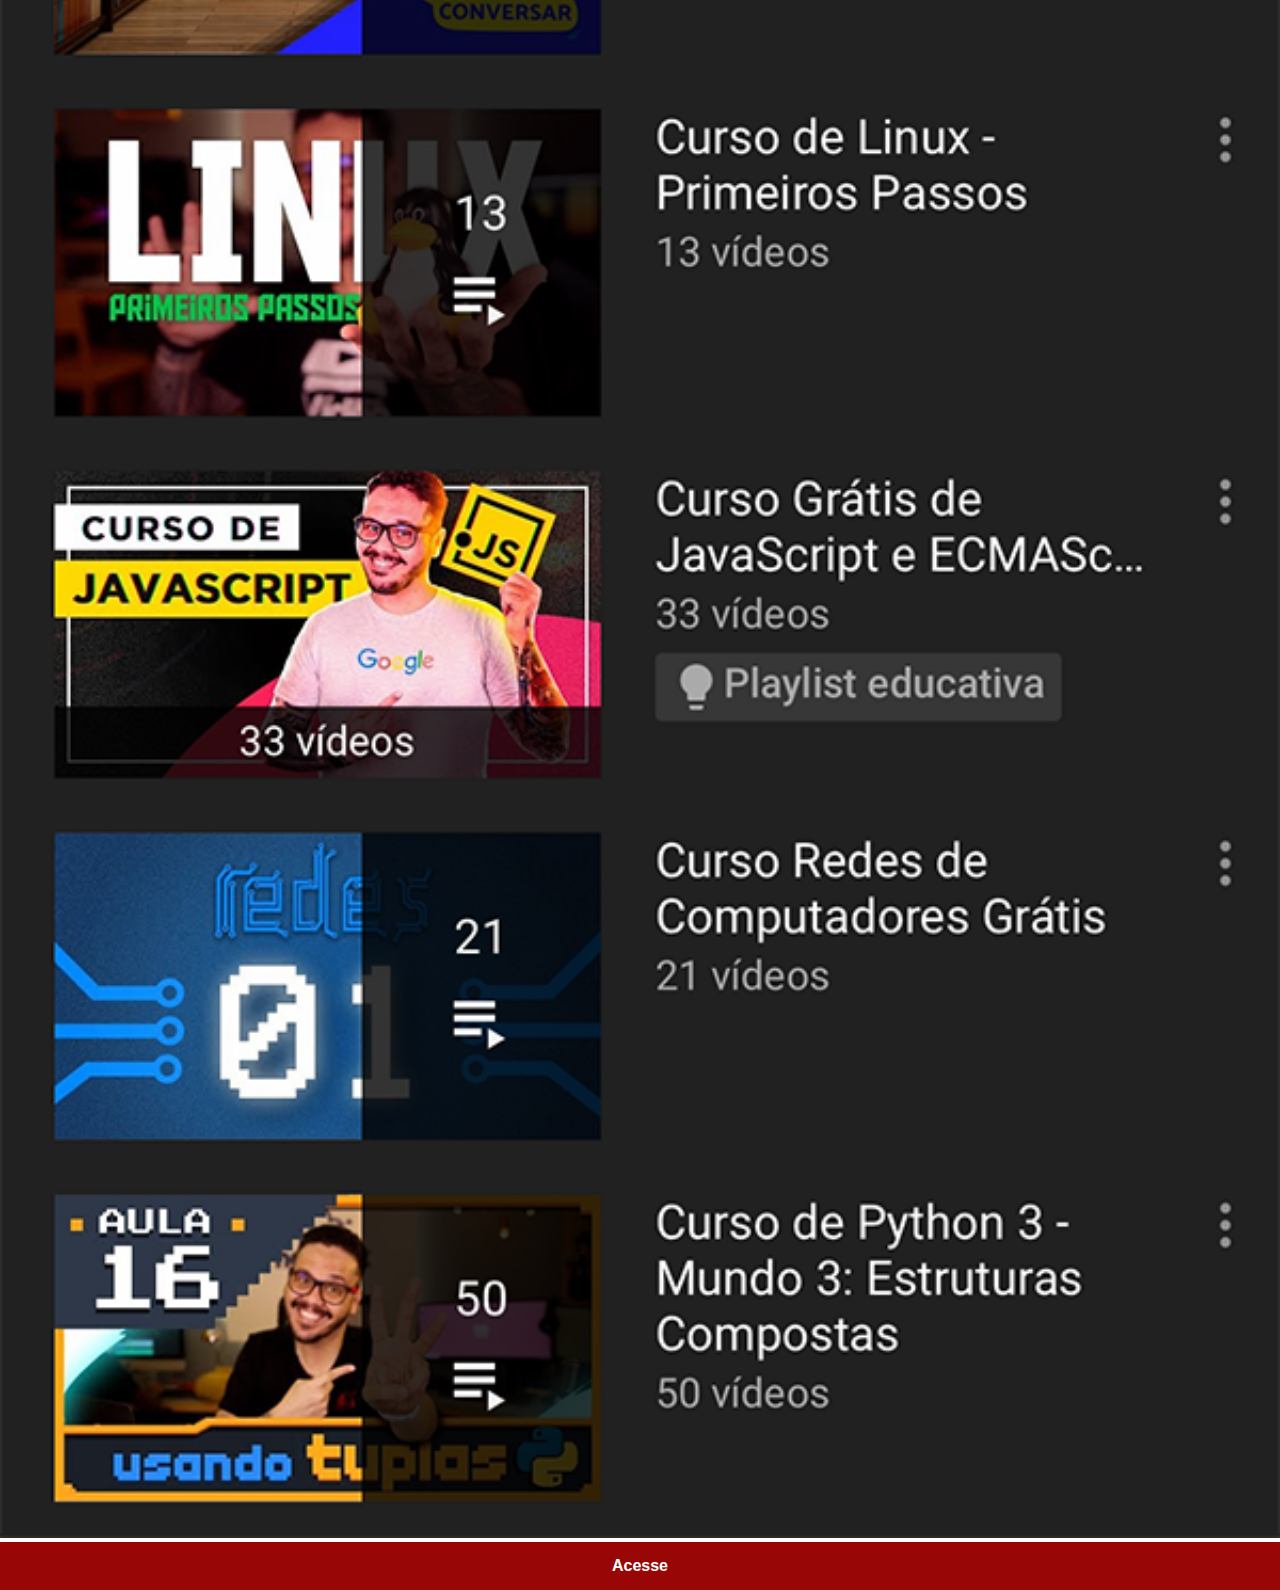
<file: Projeto/Principal/youtube.html>
<!DOCTYPE html>
<html lang="pt-br">
<head>
    <meta charset="UTF-8">
    <meta http-equiv="X-UA-Compatible" content="IE=edge">
    <meta name="viewport" content="width=device-width, initial-scale=1.0">
    <link rel="stylesheet" href="../css/redes.css">
    <title>Document</title>
</head>
<body>
    


 <img src="../imagens/tela-youtube.png" alt="YouTube">
 <a href="https://www.youtube.com/c/CursoemV%C3%ADdeo/playlists" target="_blank">Acesse</a>




</body>
</html>
</file>
<file: Projeto/css/style.css>
@charset  "UTF-8";

*{
    margin: 0px;
    padding: 0px;
    font-family: Arial, Helvetica, sans-serif;
}


html, body{
 height: 100%;
 width: 100%;
 background-color: rgb(12, 14, 13);
}

 
body{
  background: url('../imagens/fundo-madeira.jpg');
 background-size: cover;
  
}

main{
  height: 100%;
  width: 100%;
  position: relative;
  
}



section#tel{
   position: absolute;
   top: 50%;
   left: 50%;
   transform: translate(-50%, -50%);
    height: 450px;
    width: 290px;
 }
 
 #tel img{
  width: 100%;
  height: 100%;
   position: absolute;
 }

#tela{
  position: relative;
  top: 13%;
  left: 7%;
  width: 86.1%;
  height: 75%;
}

#redes{
   text-align: center;
  position: absolute;
  width: 220px;
  height: 200px;
  margin-top:150px;
  margin-left: 73%;
}


#redes img{
  width: 30%;
  height: 17%;
  border-radius: 50%;
  margin: 5%;
  box-sizing: border-box;
  transition-duration: 0.5s;
}

#redes img:hover{
  border: 2px solid black;
  transform: translate(-0.3%,-0.3%) scale(1.2);
  transition-duration: 0.5s ;
  box-shadow: 0px 2px 10px white;

}

#btn{
  display: flex;
  cursor: pointer;
}

#burg{

  width: 80%;
  display: block;
  color: white;
  text-align: center;
  padding: 5px;
  cursor: pointer;
  display: none;
}

@media screen and (min-width:250px) and (max-width:379px) {
 
  body{
    background-image:url(../imagens/fundo-madeirar.jpg);
  
  }
 
 
  section#tel{
     height: 380px;
     width: 190px;
     margin-left: -25px;
  }

  #burg{
    display: block;
  }

  #resp{
 display: none;
}



#redes{
  margin-left:80%;
  width:45px;
  margin-top: 200px;
}


 #redes img{
   width: 30px;
   height: 30px;
   display:block;
   margin-bottom:30px;
   margin-left:10px;
 } 

}

@media screen and (min-width:380px) and (max-width:650px) {
 
  body{
    background-image:url(../imagens/fundo-madeirar.jpg);
  
  }
 
 
  section#tel{
     height: 450px;
     width: 250px;
  }

  #burg{
    display: block;
  }

  #resp{
 display: none;
}



#redes{
  margin-left:84%;
  width:55px;
}


 #redes img{
   width: 38px;
   height: 38px;
   display:block;
   margin-bottom:30px;
   margin-left:10px;
 } 

}


@media screen and (min-width:651px) and (max-width:800px) {
  
  body{
    background-image: url(../imagens/fundo-madeirarr.jpg);
  }
 
 
  section#tel{
     height: 450px;
     width: 280px;
  }

  #redes img{
    width: 50px;
    height: 50px;
  } 

  #redes{
   width: 150px;
   height: 150px;
   width: 180px;
   margin-top:180px;
   margin-left:71%;
 }

}


@media screen and (min-width:1400px) {
    
  section#tel{
    height:470px;
    width: 320px;
 }

 #redes img{
  width: 37%;
  height: 25%;
} 

}
</file>
<file: Projeto/css/redes.css>
@charset "UTF-8";

*{
    margin: 0px;
    padding: 0px;
    font-family: Arial, Helvetica, sans-serif;
}


::-webkit-scrollbar{
    width: 0px;
    height: 0px;
}
           img{
                width: 100vw;
           }

           a{
            display: block;
            background-color: rgb(153, 6, 6);
            color: white;
            padding: 15px;
            text-align: center;
            font-weight: bolder;
            text-decoration: none;

           }

           a:hover{
            background-color: rgb(238, 6, 6);
           }
</file>
